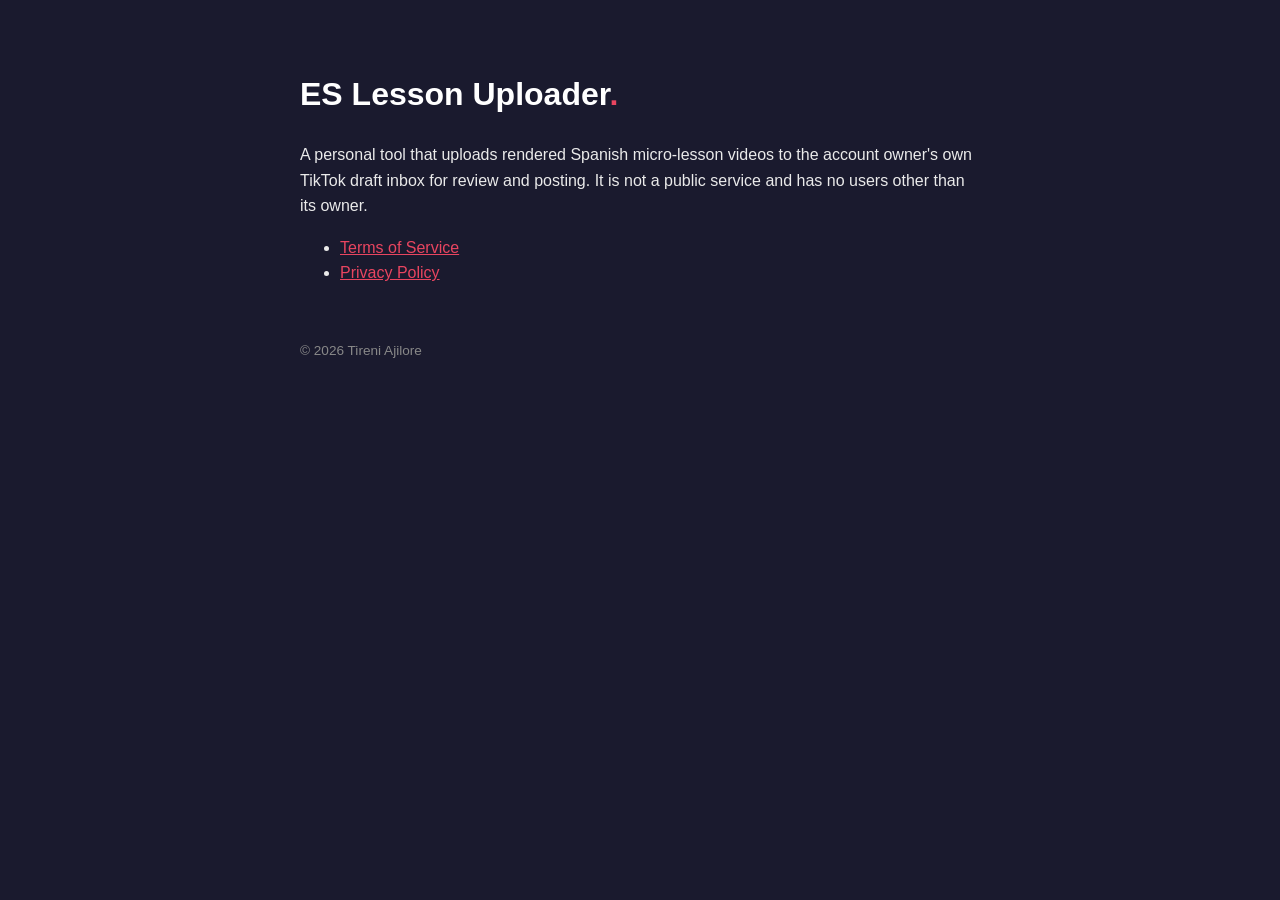
<file: index.html>
<!doctype html>
<html lang="en">
<head>
<meta charset="utf-8">
<meta name="viewport" content="width=device-width, initial-scale=1">
<title>ES Lesson Uploader</title>
<link rel="stylesheet" href="style.css">
</head>
<body>
<h1>ES Lesson Uploader<span>.</span></h1>
<p>A personal tool that uploads rendered Spanish micro-lesson videos to the
account owner's own TikTok draft inbox for review and posting. It is not a
public service and has no users other than its owner.</p>
<ul>
  <li><a href="terms.html">Terms of Service</a></li>
  <li><a href="privacy.html">Privacy Policy</a></li>
</ul>
<footer>© 2026 Tireni Ajilore</footer>
</body>
</html>
</file>
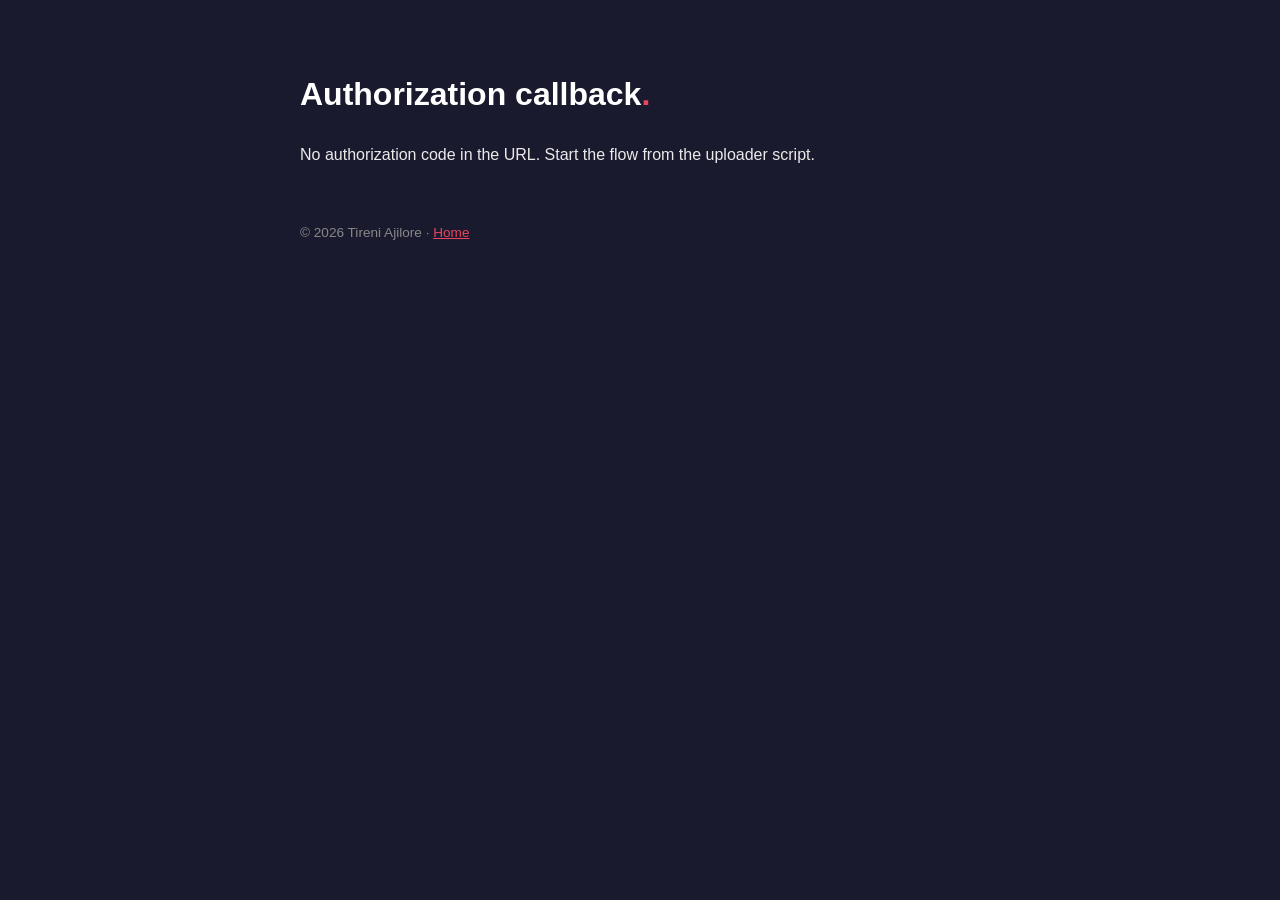
<file: callback.html>
<!doctype html>
<html lang="en">
<head>
<meta charset="utf-8">
<meta name="viewport" content="width=device-width, initial-scale=1">
<title>TikTok OAuth Callback — ES Lesson Uploader</title>
<link rel="stylesheet" href="style.css">
</head>
<body>
<h1>Authorization callback<span>.</span></h1>
<div id="result"></div>
<script>
  const params = new URLSearchParams(window.location.search);
  const code = params.get("code");
  const error = params.get("error");
  const el = document.getElementById("result");
  if (code) {
    el.innerHTML =
      "<p>Authorization succeeded. Copy this code and paste it into the " +
      "uploader's <code>auth</code> command:</p>" +
      "<div class='code-box' id='code'></div>" +
      "<p><button id='copy'>Copy code</button></p>" +
      "<p>This page runs entirely in your browser; the code is not sent or stored anywhere.</p>";
    document.getElementById("code").textContent = code;
    document.getElementById("copy").addEventListener("click", () => {
      navigator.clipboard.writeText(code);
      document.getElementById("copy").textContent = "Copied!";
    });
  } else if (error) {
    el.innerHTML = "<p>Authorization failed: <code></code></p>";
    el.querySelector("code").textContent = error;
  } else {
    el.innerHTML = "<p>No authorization code in the URL. Start the flow from the uploader script.</p>";
  }
</script>
<footer>© 2026 Tireni Ajilore · <a href="index.html">Home</a></footer>
</body>
</html>
</file>
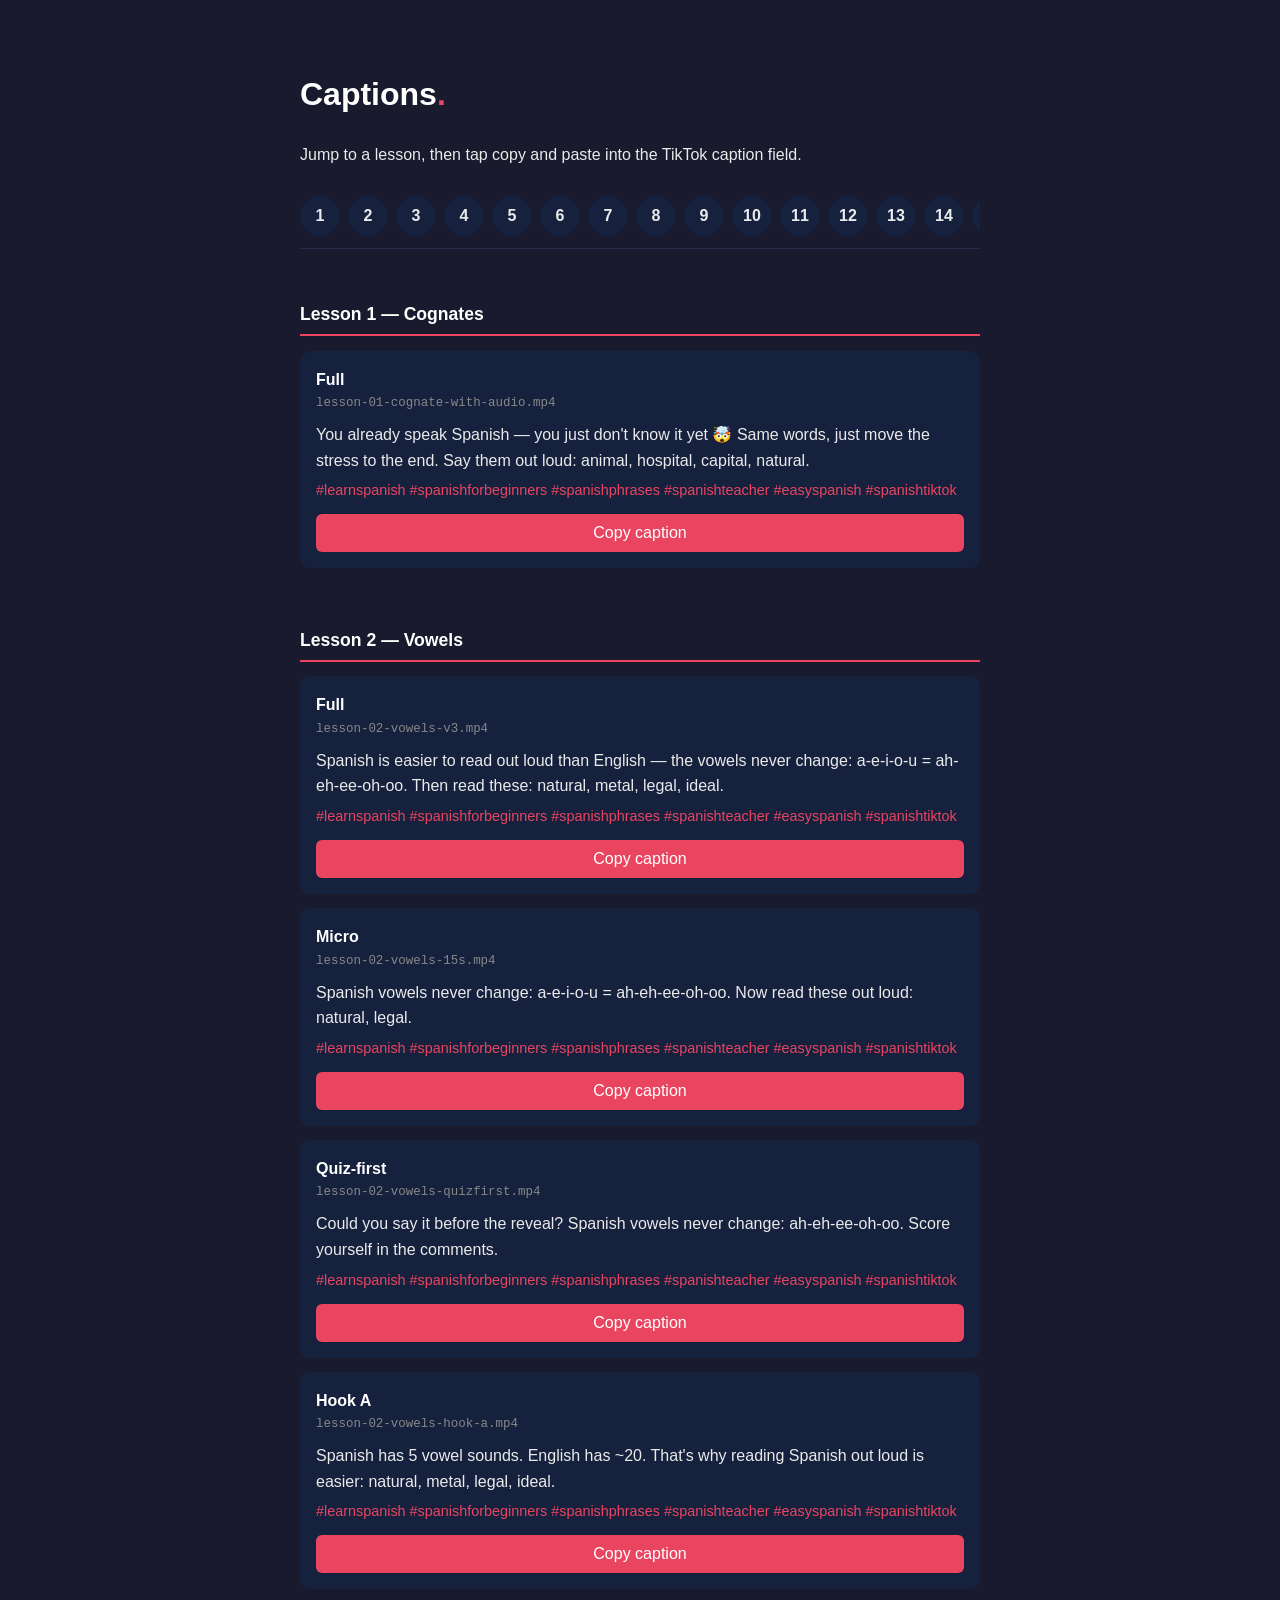
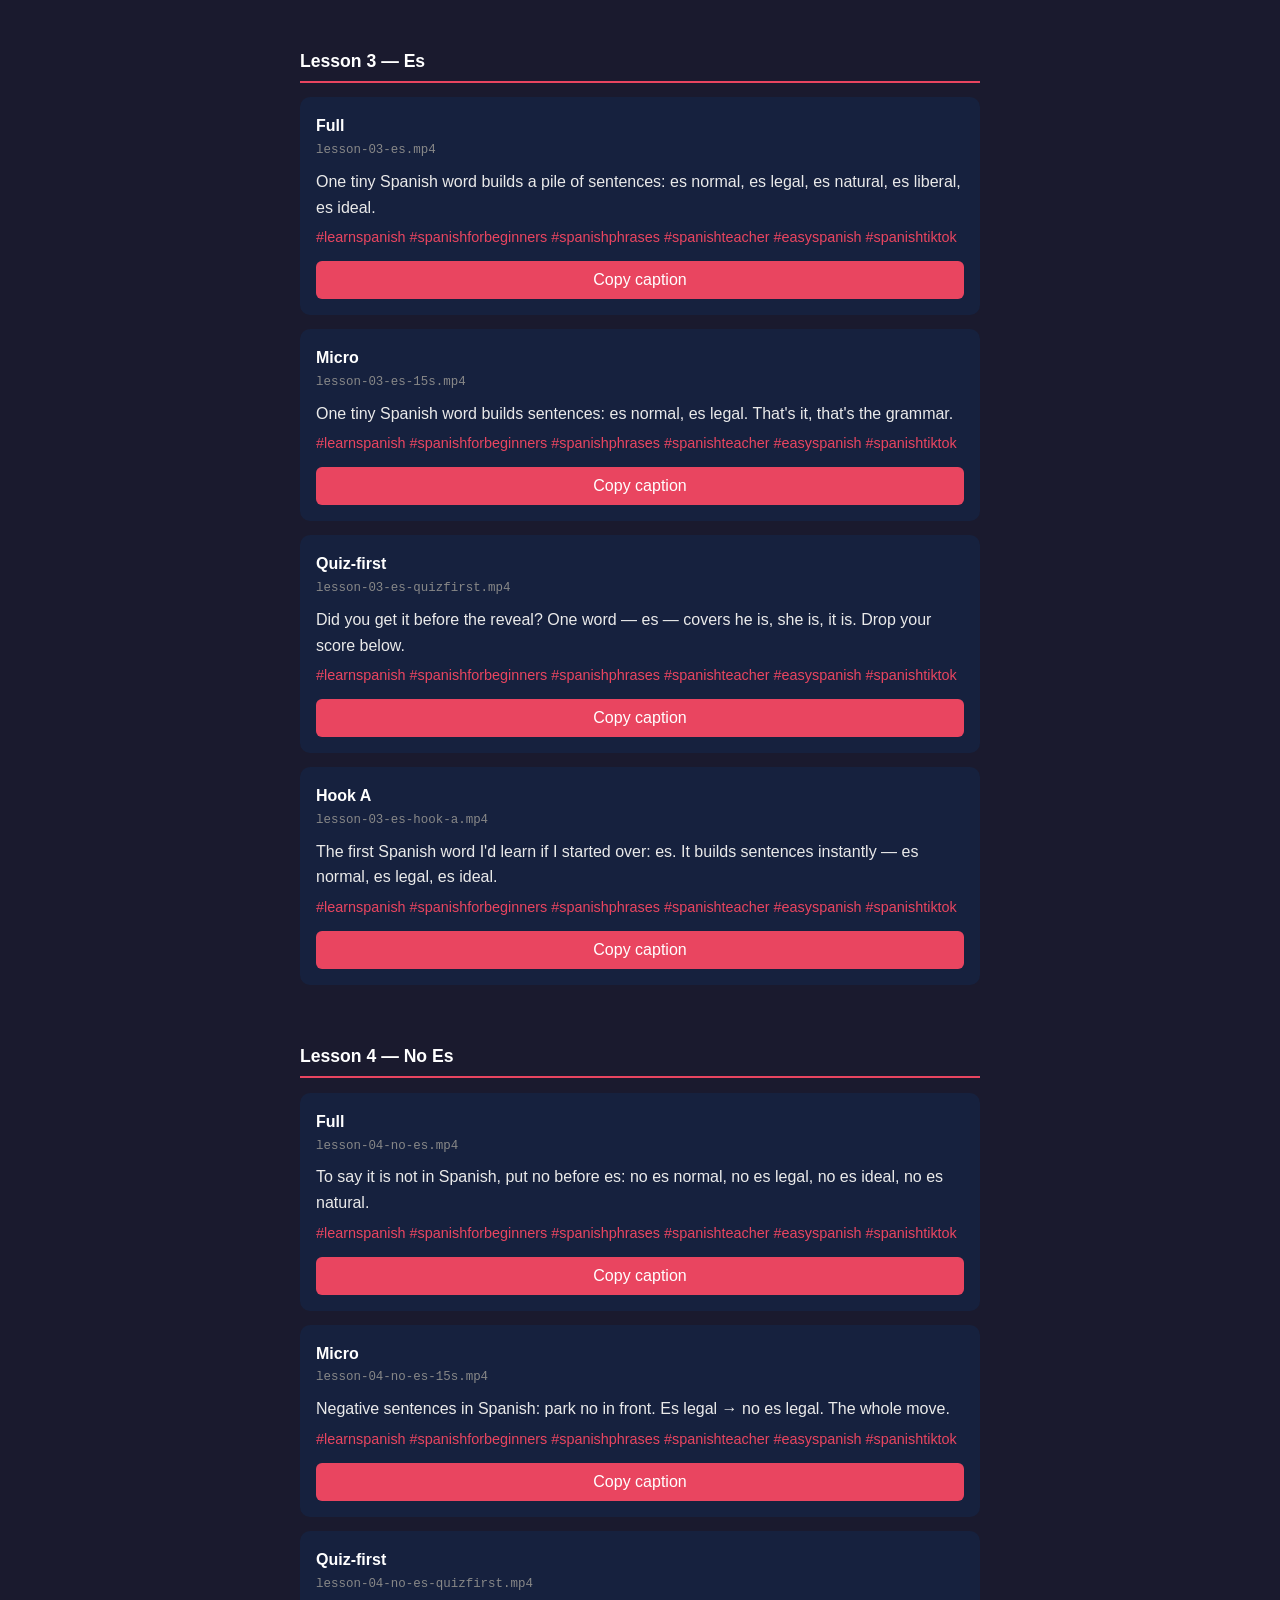
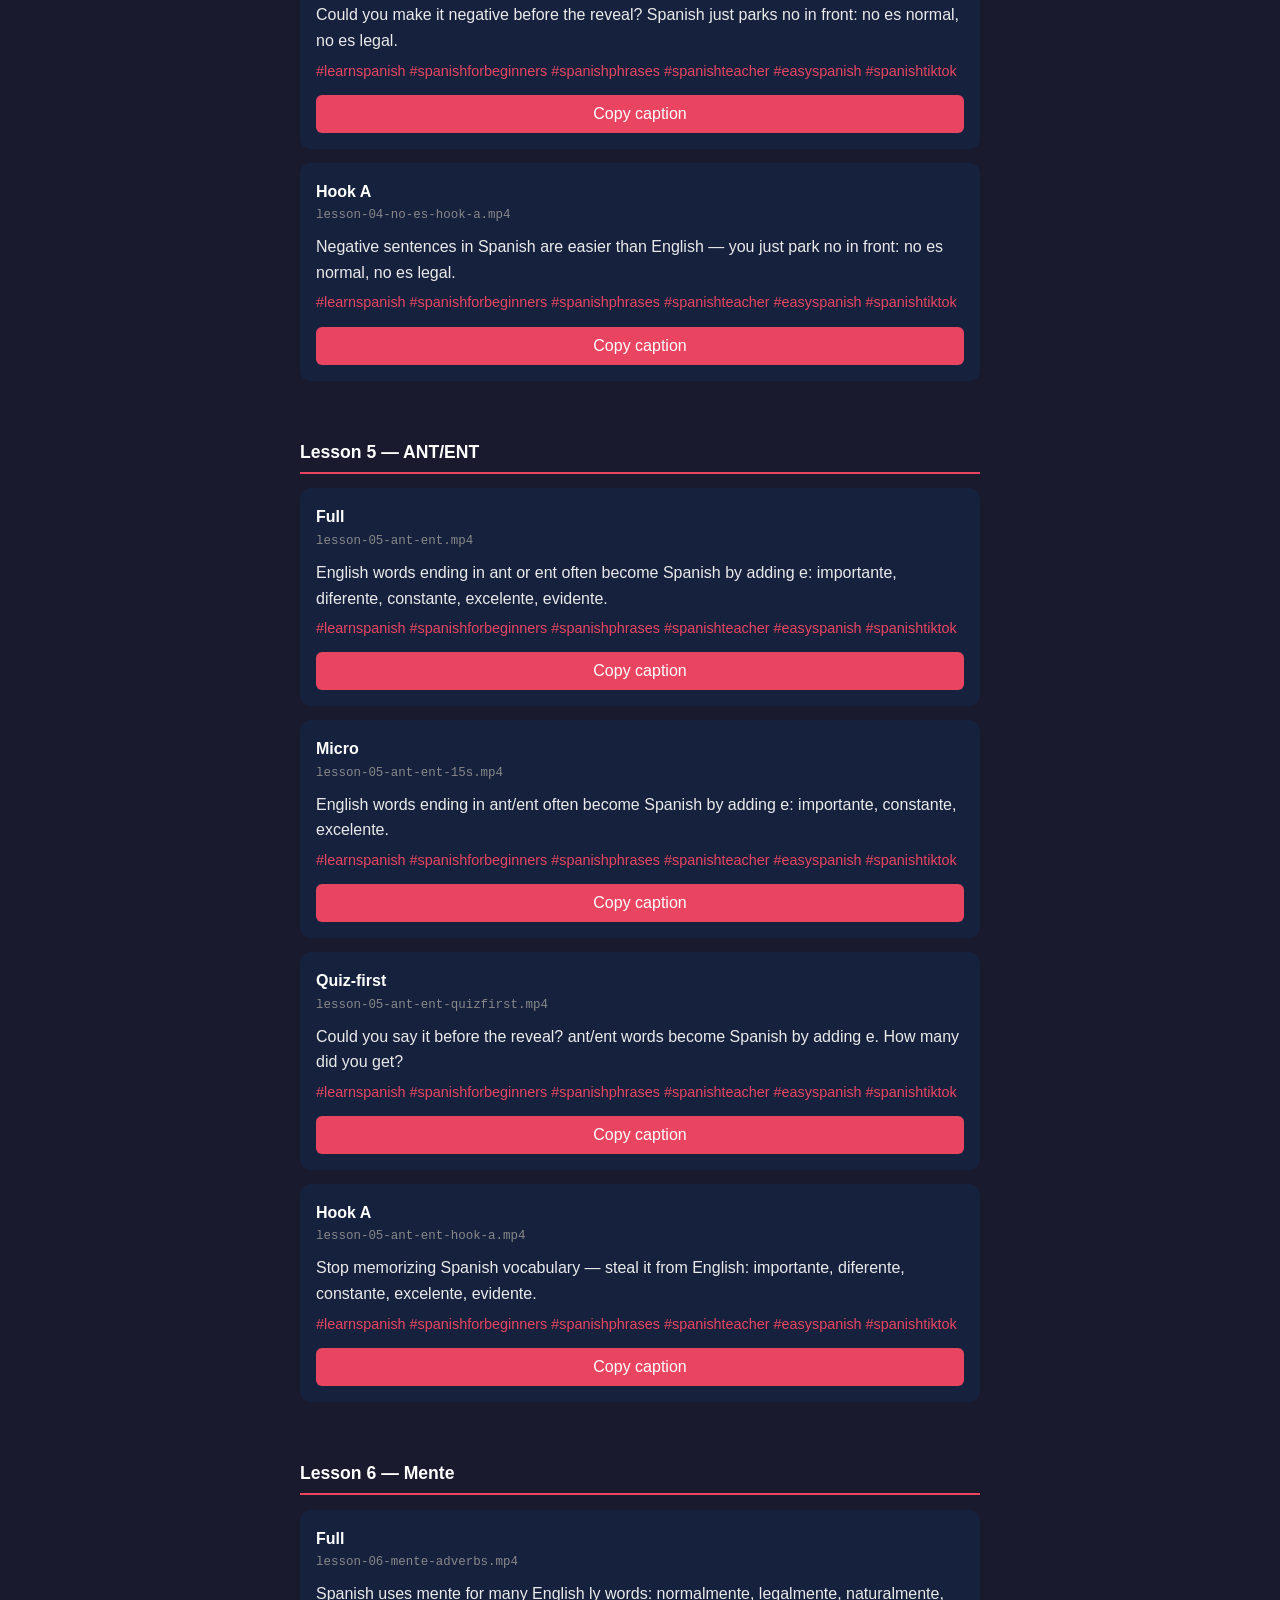
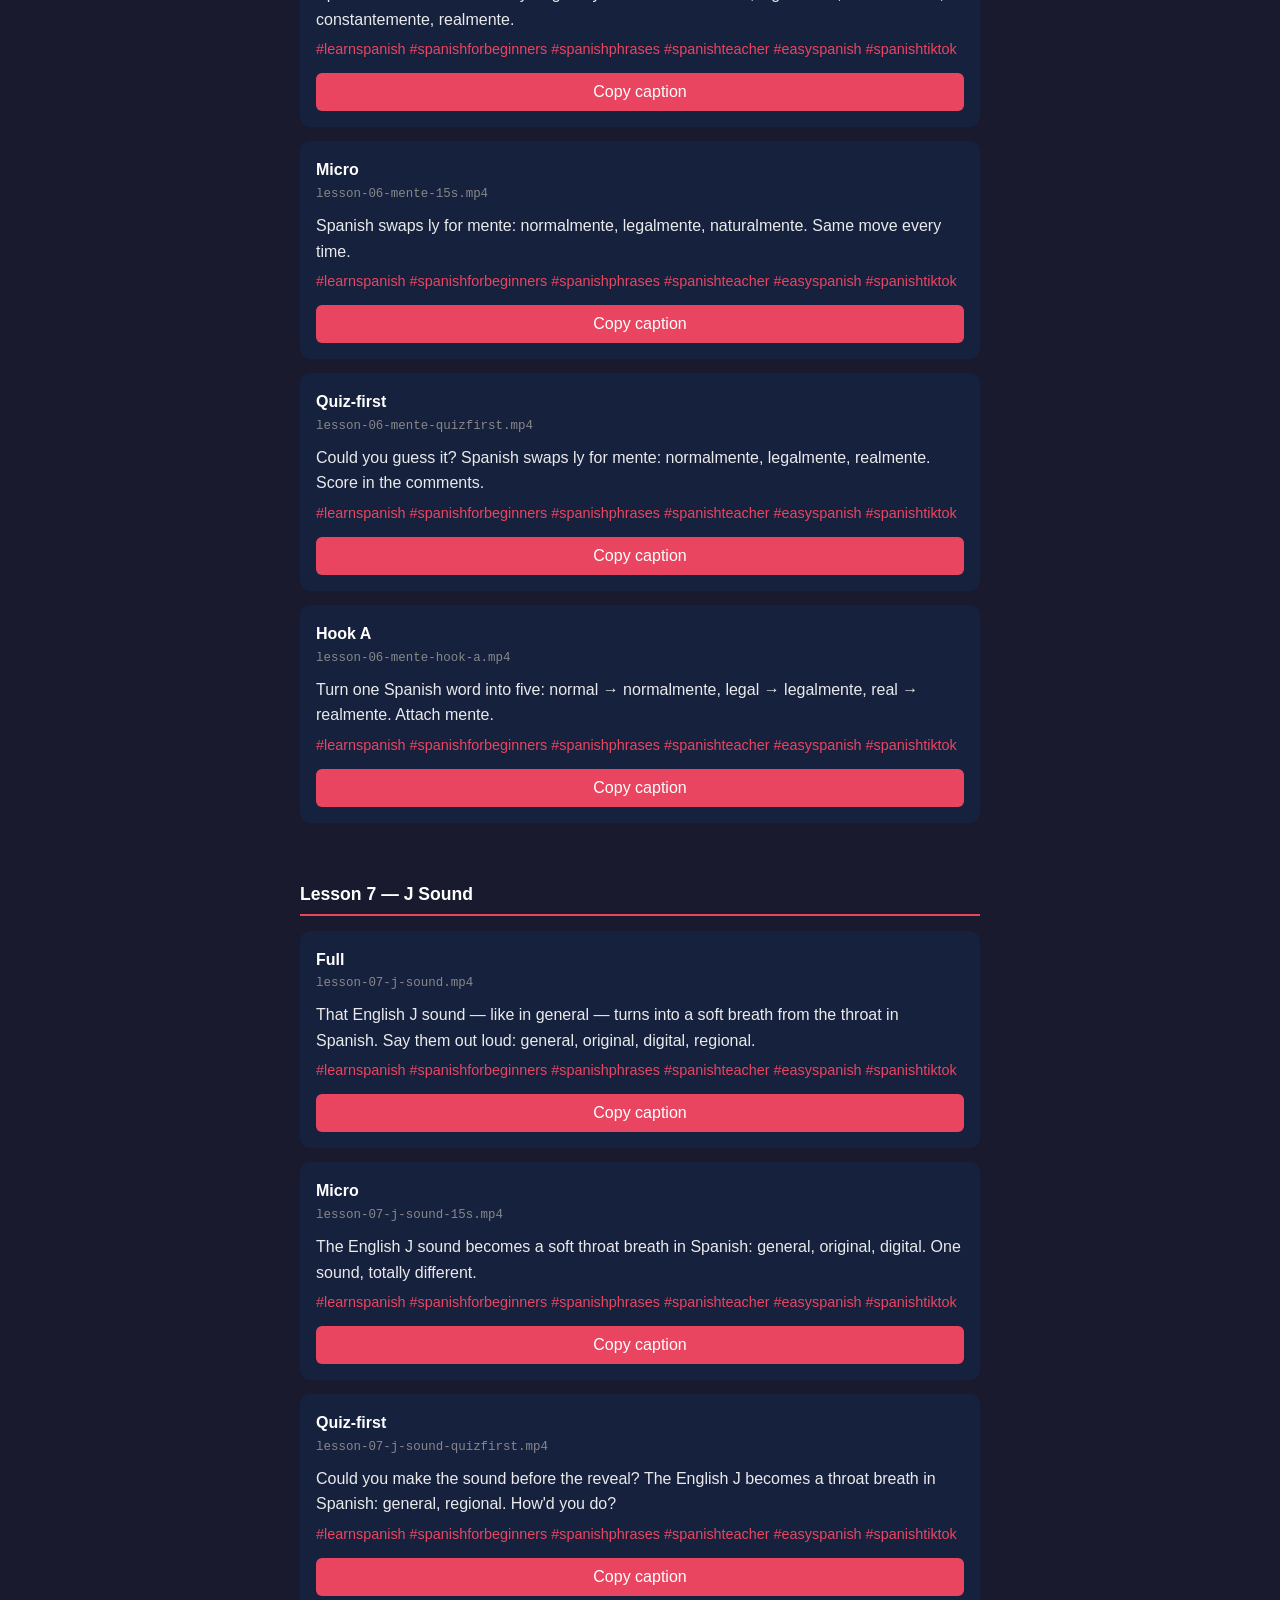
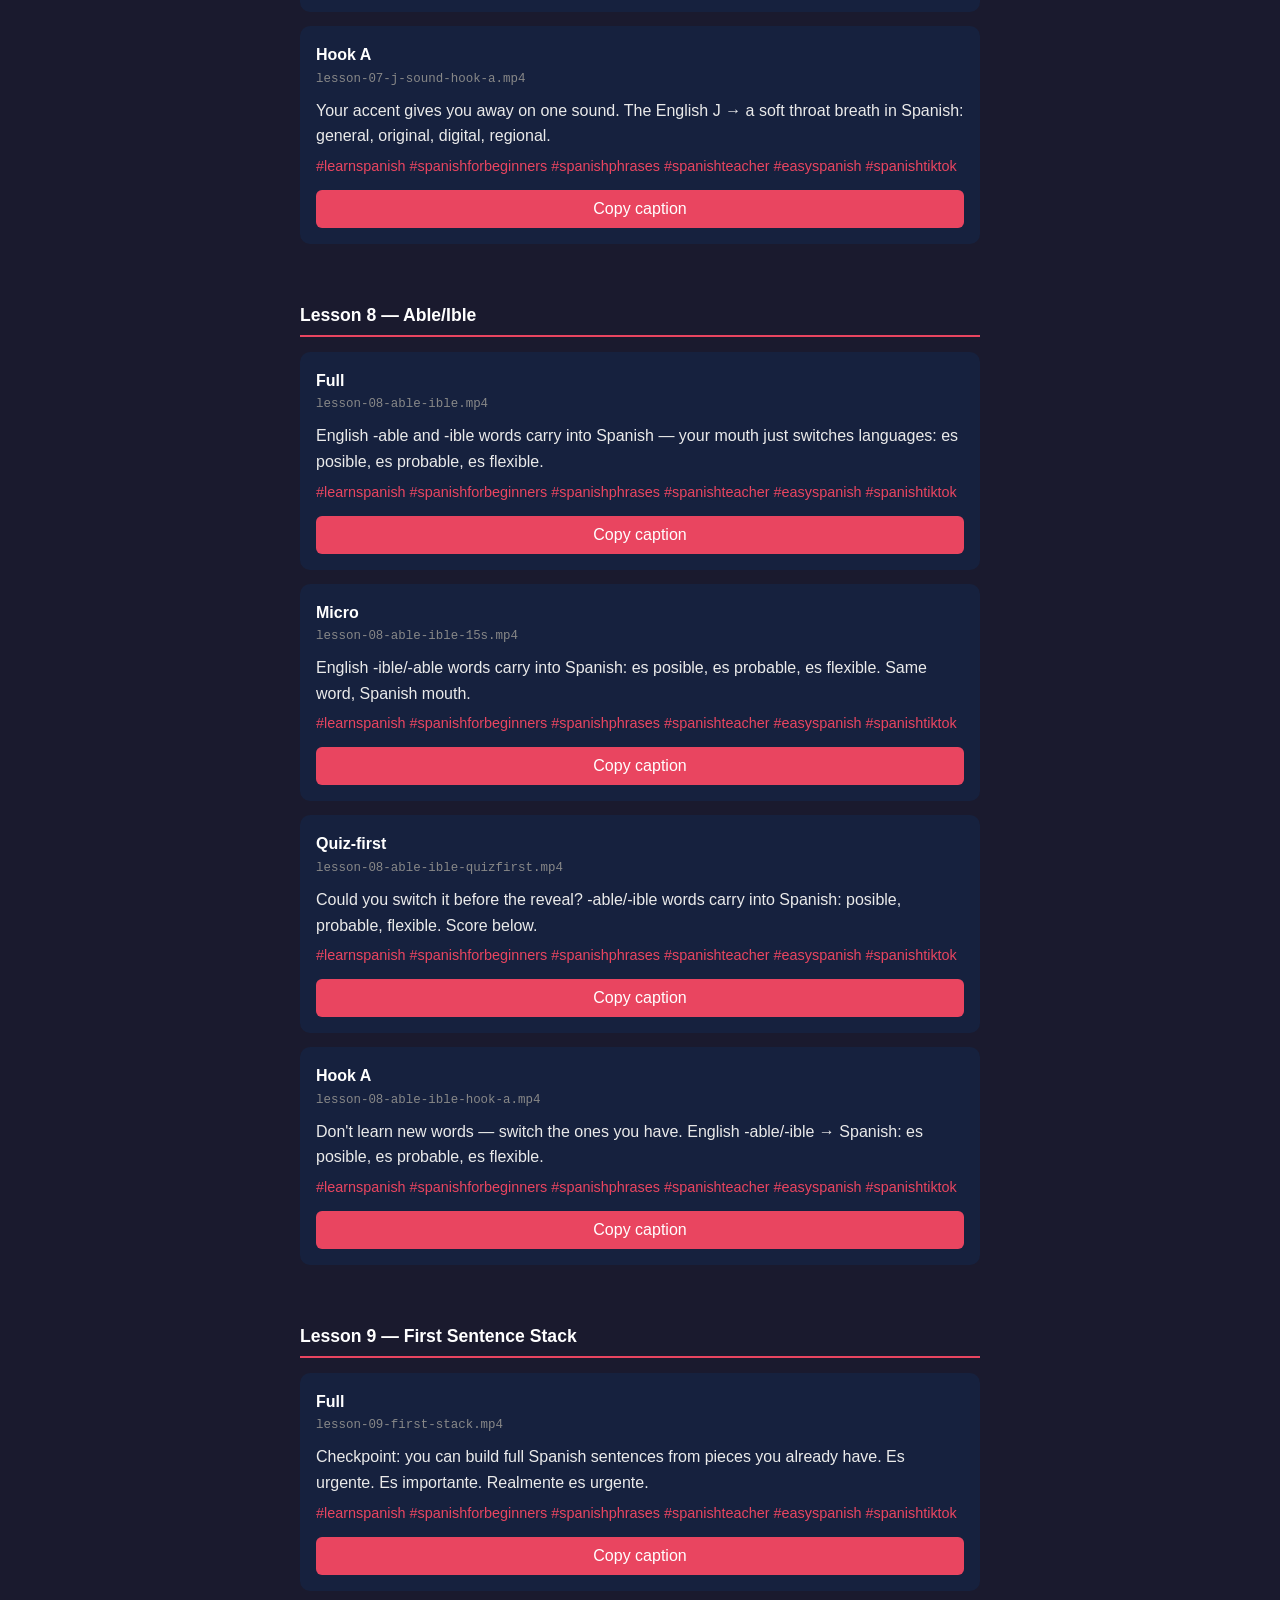
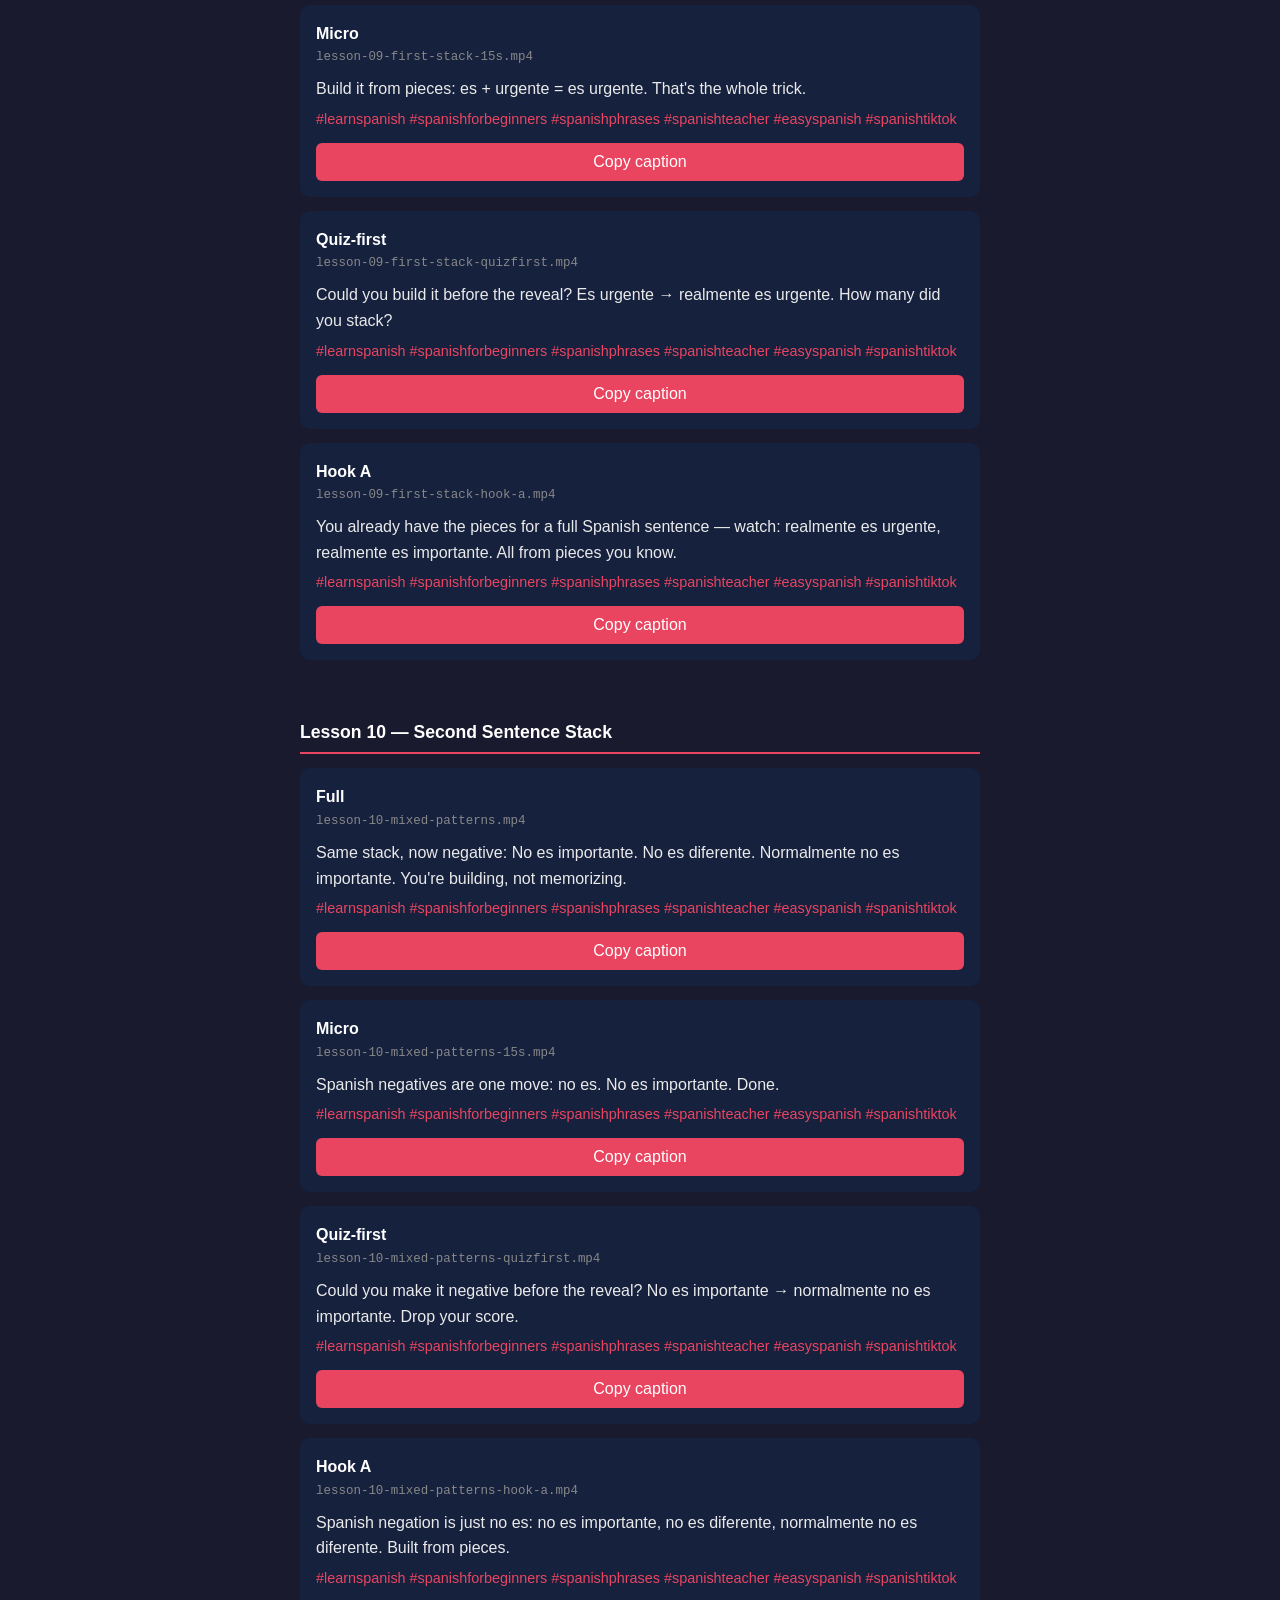
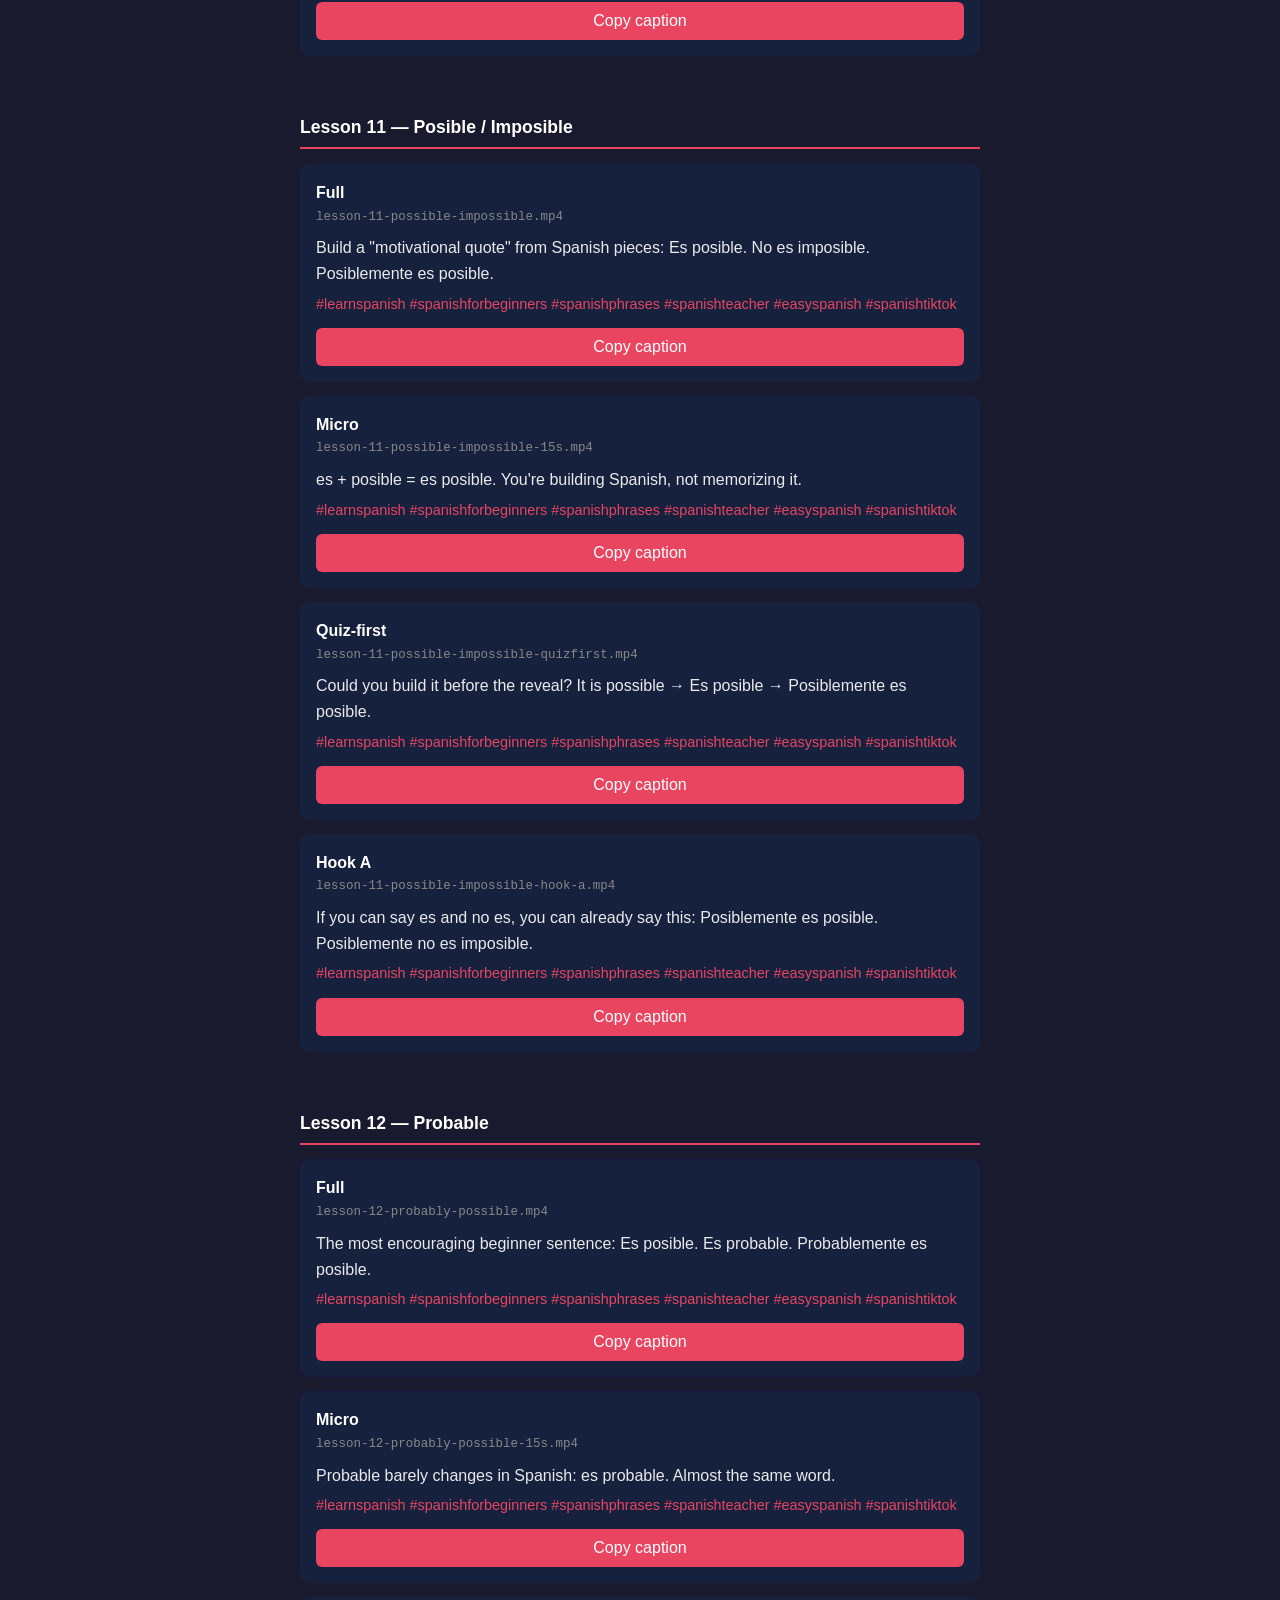
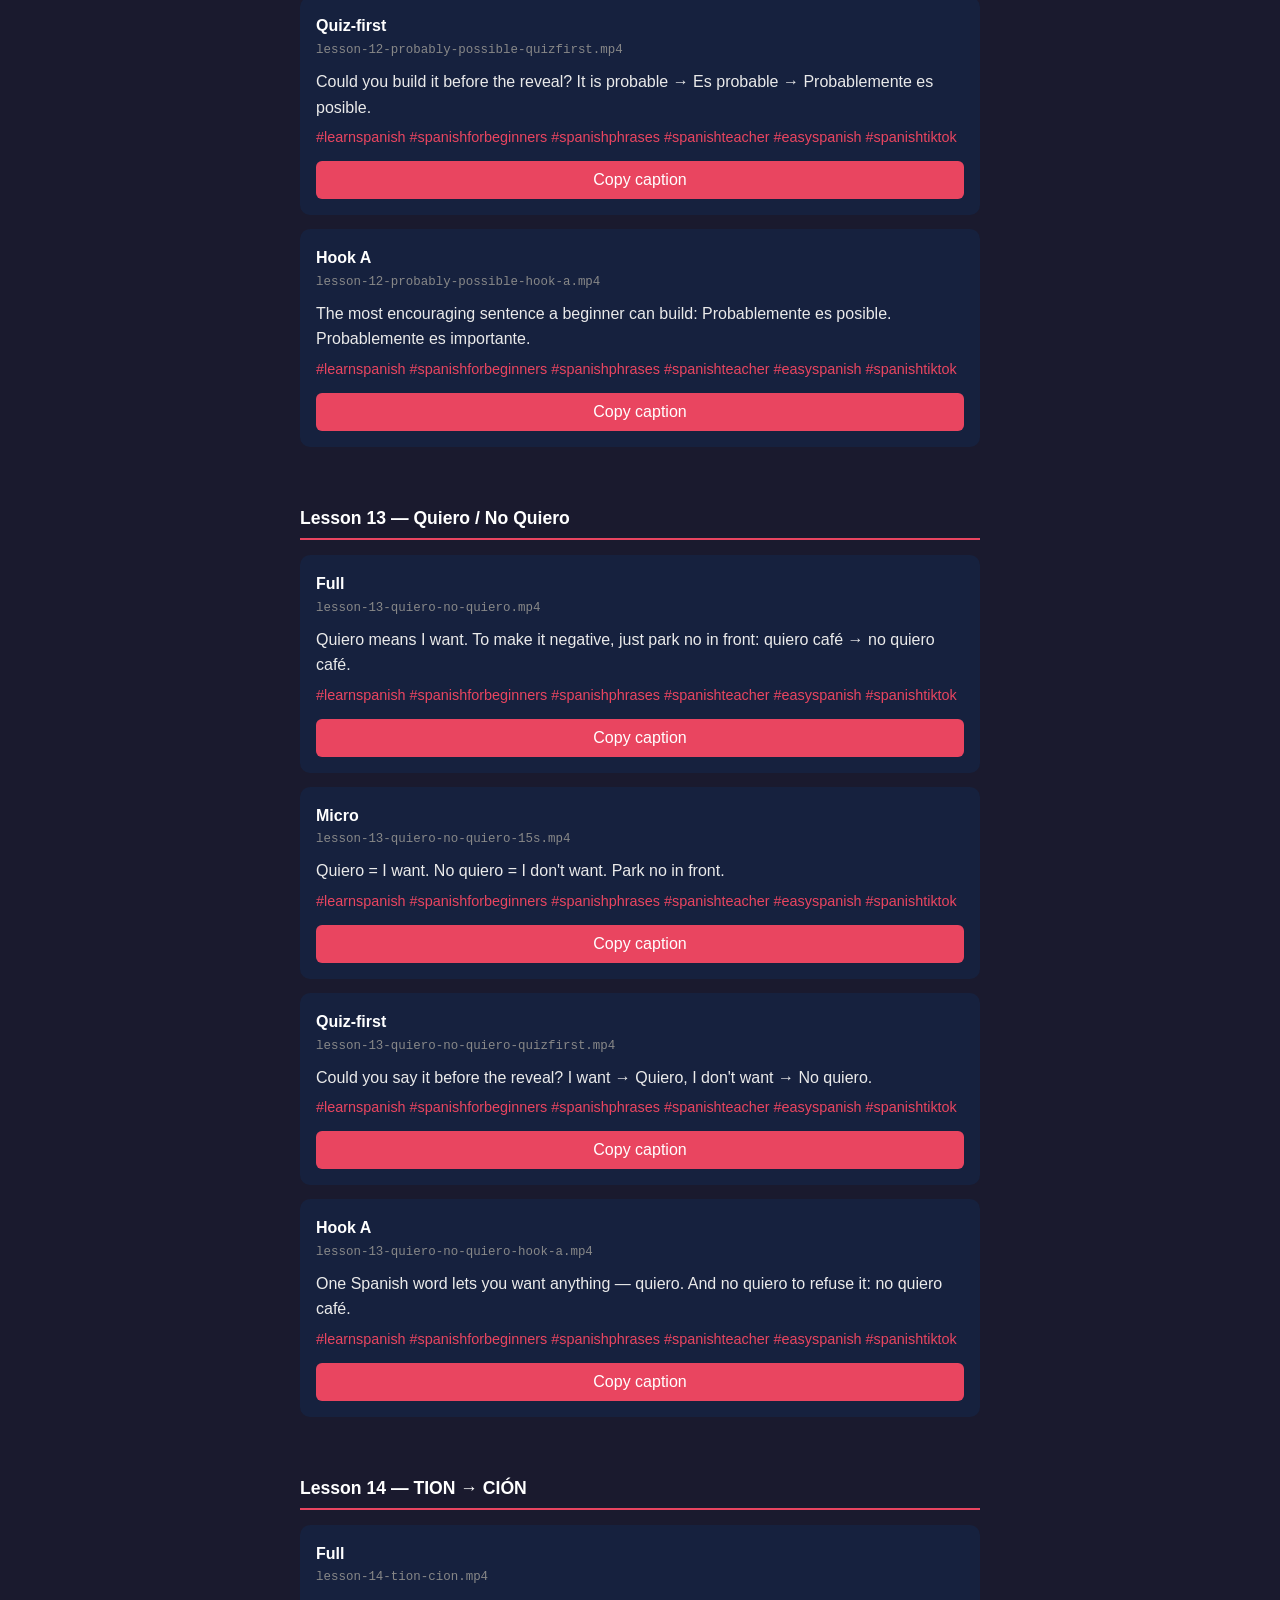
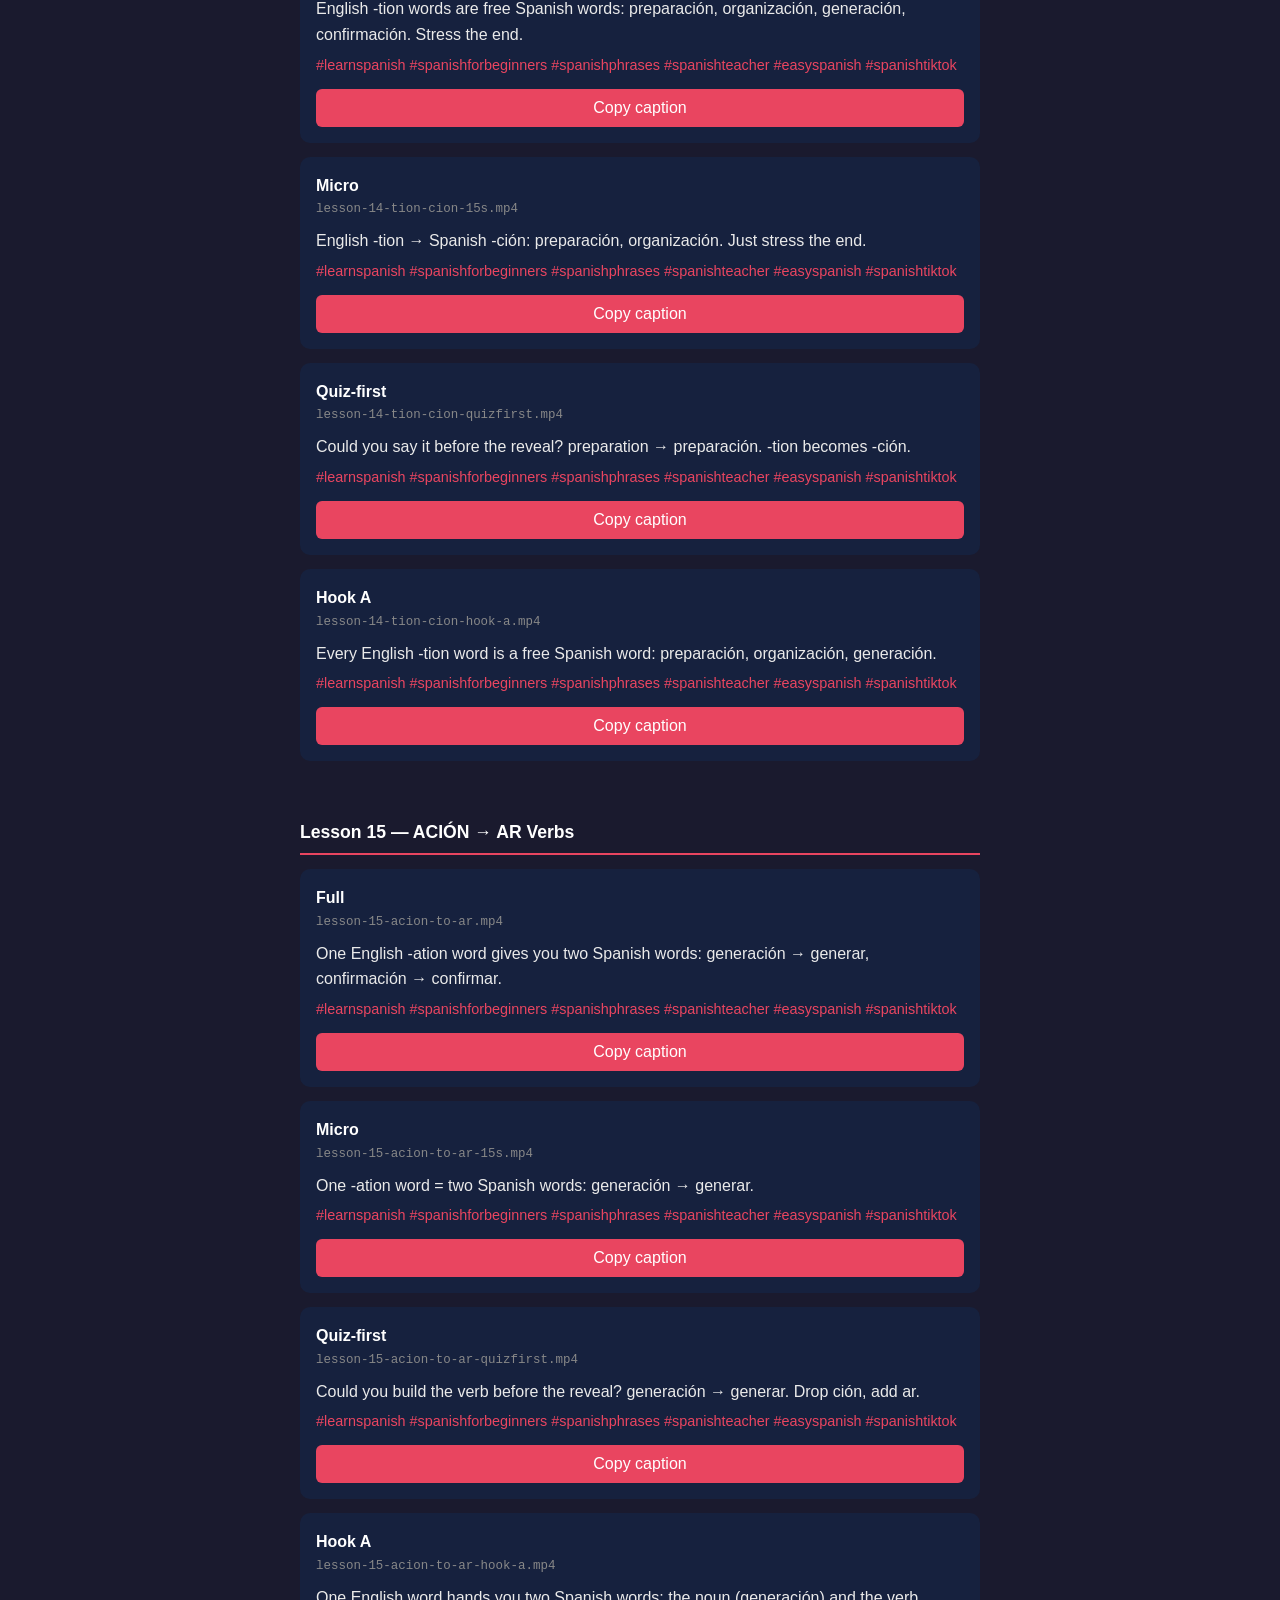
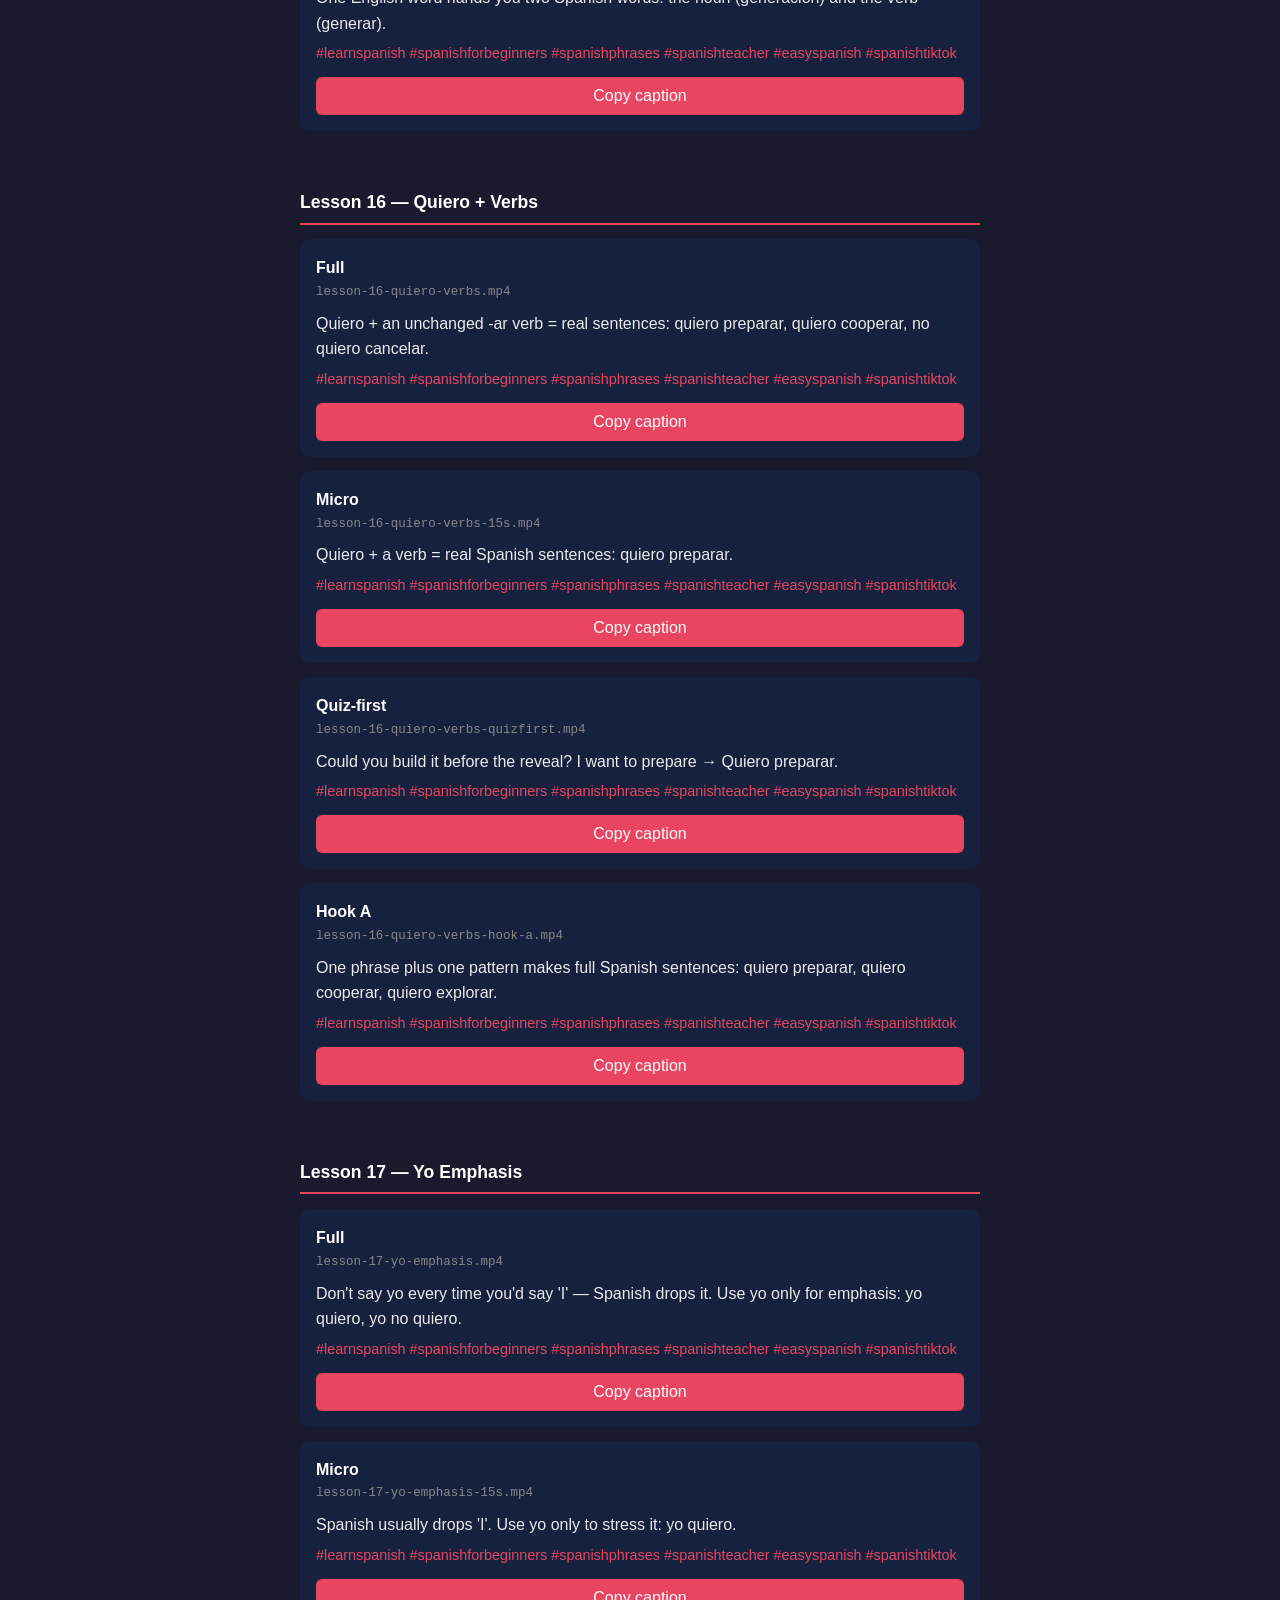
<file: captions.html>
<!doctype html>
<html lang="en">
<head>
<meta charset="utf-8">
<meta name="viewport" content="width=device-width, initial-scale=1">
<title>Captions — ES Lesson Uploader</title>
<link rel="stylesheet" href="style.css">
<style>
  .nav {
    position: sticky; top: 0; z-index: 10;
    background: #1a1a2e; padding: 12px 0; margin: 0 0 8px;
    display: flex; gap: 8px; overflow-x: auto;
    border-bottom: 1px solid #2a2a4a;
  }
  .navchip {
    flex: 0 0 auto; width: 40px; height: 40px;
    display: flex; align-items: center; justify-content: center;
    background: #16213e; color: #eaeaea; border-radius: 50%;
    font-weight: 700; text-decoration: none; font-size: 1rem;
  }
  .navchip:active { background: #e94560; color: #fff; }
  section { scroll-margin-top: 70px; padding-top: 8px; }
  section h2 { border-bottom: 2px solid #e94560; padding-bottom: 6px; }
  .card { background: #16213e; border-radius: 10px; padding: 16px; margin: 14px 0; }
  .variant { font-weight: 700; color: #fff; margin-bottom: 2px; }
  .file { font-family: monospace; font-size: 0.78rem; color: #888; margin-bottom: 8px; }
  .caption { margin-bottom: 6px; }
  .tags { color: #e94560; font-size: 0.9rem; margin-bottom: 12px; }
  button {
    background: #e94560; color: #fff; border: none; border-radius: 6px;
    padding: 10px 16px; font-size: 1rem; width: 100%;
  }
  button.copied { background: #2e8b57; }
</style>
</head>
<body>
<h1>Captions<span>.</span></h1>
<p>Jump to a lesson, then tap copy and paste into the TikTok caption field.</p>
<nav class="nav"><a class="navchip" href="#lesson-1">1</a><a class="navchip" href="#lesson-2">2</a><a class="navchip" href="#lesson-3">3</a><a class="navchip" href="#lesson-4">4</a><a class="navchip" href="#lesson-5">5</a><a class="navchip" href="#lesson-6">6</a><a class="navchip" href="#lesson-7">7</a><a class="navchip" href="#lesson-8">8</a><a class="navchip" href="#lesson-9">9</a><a class="navchip" href="#lesson-10">10</a><a class="navchip" href="#lesson-11">11</a><a class="navchip" href="#lesson-12">12</a><a class="navchip" href="#lesson-13">13</a><a class="navchip" href="#lesson-14">14</a><a class="navchip" href="#lesson-15">15</a><a class="navchip" href="#lesson-16">16</a><a class="navchip" href="#lesson-17">17</a><a class="navchip" href="#lesson-18">18</a><a class="navchip" href="#lesson-19">19</a><a class="navchip" href="#lesson-20">20</a><a class="navchip" href="#lesson-21">21</a><a class="navchip" href="#lesson-22">22</a><a class="navchip" href="#lesson-23">23</a><a class="navchip" href="#lesson-24">24</a><a class="navchip" href="#lesson-25">25</a><a class="navchip" href="#lesson-26">26</a><a class="navchip" href="#lesson-27">27</a><a class="navchip" href="#lesson-28">28</a><a class="navchip" href="#lesson-29">29</a></nav>
<section id="lesson-1">
  <h2>Lesson 1 — Cognates</h2>
  <div class="card">
    <div class="variant">Full</div>
    <div class="file">lesson-01-cognate-with-audio.mp4</div>
    <div class="caption">You already speak Spanish — you just don't know it yet 🤯 Same words, just move the stress to the end. Say them out loud: animal, hospital, capital, natural.</div>
    <div class="tags">#learnspanish #spanishforbeginners #spanishphrases #spanishteacher #easyspanish #spanishtiktok</div>
    <button data-copy="You already speak Spanish — you just don't know it yet 🤯 Same words, just move the stress to the end. Say them out loud: animal, hospital, capital, natural.&#10;&#10;#learnspanish #spanishforbeginners #spanishphrases #spanishteacher #easyspanish #spanishtiktok">Copy caption</button>
  </div>
</section>
<section id="lesson-2">
  <h2>Lesson 2 — Vowels</h2>
  <div class="card">
    <div class="variant">Full</div>
    <div class="file">lesson-02-vowels-v3.mp4</div>
    <div class="caption">Spanish is easier to read out loud than English — the vowels never change: a-e-i-o-u = ah-eh-ee-oh-oo. Then read these: natural, metal, legal, ideal.</div>
    <div class="tags">#learnspanish #spanishforbeginners #spanishphrases #spanishteacher #easyspanish #spanishtiktok</div>
    <button data-copy="Spanish is easier to read out loud than English — the vowels never change: a-e-i-o-u = ah-eh-ee-oh-oo. Then read these: natural, metal, legal, ideal.&#10;&#10;#learnspanish #spanishforbeginners #spanishphrases #spanishteacher #easyspanish #spanishtiktok">Copy caption</button>
  </div>
  <div class="card">
    <div class="variant">Micro</div>
    <div class="file">lesson-02-vowels-15s.mp4</div>
    <div class="caption">Spanish vowels never change: a-e-i-o-u = ah-eh-ee-oh-oo. Now read these out loud: natural, legal.</div>
    <div class="tags">#learnspanish #spanishforbeginners #spanishphrases #spanishteacher #easyspanish #spanishtiktok</div>
    <button data-copy="Spanish vowels never change: a-e-i-o-u = ah-eh-ee-oh-oo. Now read these out loud: natural, legal.&#10;&#10;#learnspanish #spanishforbeginners #spanishphrases #spanishteacher #easyspanish #spanishtiktok">Copy caption</button>
  </div>
  <div class="card">
    <div class="variant">Quiz-first</div>
    <div class="file">lesson-02-vowels-quizfirst.mp4</div>
    <div class="caption">Could you say it before the reveal? Spanish vowels never change: ah-eh-ee-oh-oo. Score yourself in the comments.</div>
    <div class="tags">#learnspanish #spanishforbeginners #spanishphrases #spanishteacher #easyspanish #spanishtiktok</div>
    <button data-copy="Could you say it before the reveal? Spanish vowels never change: ah-eh-ee-oh-oo. Score yourself in the comments.&#10;&#10;#learnspanish #spanishforbeginners #spanishphrases #spanishteacher #easyspanish #spanishtiktok">Copy caption</button>
  </div>
  <div class="card">
    <div class="variant">Hook A</div>
    <div class="file">lesson-02-vowels-hook-a.mp4</div>
    <div class="caption">Spanish has 5 vowel sounds. English has ~20. That's why reading Spanish out loud is easier: natural, metal, legal, ideal.</div>
    <div class="tags">#learnspanish #spanishforbeginners #spanishphrases #spanishteacher #easyspanish #spanishtiktok</div>
    <button data-copy="Spanish has 5 vowel sounds. English has ~20. That's why reading Spanish out loud is easier: natural, metal, legal, ideal.&#10;&#10;#learnspanish #spanishforbeginners #spanishphrases #spanishteacher #easyspanish #spanishtiktok">Copy caption</button>
  </div>
</section>
<section id="lesson-3">
  <h2>Lesson 3 — Es</h2>
  <div class="card">
    <div class="variant">Full</div>
    <div class="file">lesson-03-es.mp4</div>
    <div class="caption">One tiny Spanish word builds a pile of sentences: es normal, es legal, es natural, es liberal, es ideal.</div>
    <div class="tags">#learnspanish #spanishforbeginners #spanishphrases #spanishteacher #easyspanish #spanishtiktok</div>
    <button data-copy="One tiny Spanish word builds a pile of sentences: es normal, es legal, es natural, es liberal, es ideal.&#10;&#10;#learnspanish #spanishforbeginners #spanishphrases #spanishteacher #easyspanish #spanishtiktok">Copy caption</button>
  </div>
  <div class="card">
    <div class="variant">Micro</div>
    <div class="file">lesson-03-es-15s.mp4</div>
    <div class="caption">One tiny Spanish word builds sentences: es normal, es legal. That's it, that's the grammar.</div>
    <div class="tags">#learnspanish #spanishforbeginners #spanishphrases #spanishteacher #easyspanish #spanishtiktok</div>
    <button data-copy="One tiny Spanish word builds sentences: es normal, es legal. That's it, that's the grammar.&#10;&#10;#learnspanish #spanishforbeginners #spanishphrases #spanishteacher #easyspanish #spanishtiktok">Copy caption</button>
  </div>
  <div class="card">
    <div class="variant">Quiz-first</div>
    <div class="file">lesson-03-es-quizfirst.mp4</div>
    <div class="caption">Did you get it before the reveal? One word — es — covers he is, she is, it is. Drop your score below.</div>
    <div class="tags">#learnspanish #spanishforbeginners #spanishphrases #spanishteacher #easyspanish #spanishtiktok</div>
    <button data-copy="Did you get it before the reveal? One word — es — covers he is, she is, it is. Drop your score below.&#10;&#10;#learnspanish #spanishforbeginners #spanishphrases #spanishteacher #easyspanish #spanishtiktok">Copy caption</button>
  </div>
  <div class="card">
    <div class="variant">Hook A</div>
    <div class="file">lesson-03-es-hook-a.mp4</div>
    <div class="caption">The first Spanish word I'd learn if I started over: es. It builds sentences instantly — es normal, es legal, es ideal.</div>
    <div class="tags">#learnspanish #spanishforbeginners #spanishphrases #spanishteacher #easyspanish #spanishtiktok</div>
    <button data-copy="The first Spanish word I'd learn if I started over: es. It builds sentences instantly — es normal, es legal, es ideal.&#10;&#10;#learnspanish #spanishforbeginners #spanishphrases #spanishteacher #easyspanish #spanishtiktok">Copy caption</button>
  </div>
</section>
<section id="lesson-4">
  <h2>Lesson 4 — No Es</h2>
  <div class="card">
    <div class="variant">Full</div>
    <div class="file">lesson-04-no-es.mp4</div>
    <div class="caption">To say it is not in Spanish, put no before es: no es normal, no es legal, no es ideal, no es natural.</div>
    <div class="tags">#learnspanish #spanishforbeginners #spanishphrases #spanishteacher #easyspanish #spanishtiktok</div>
    <button data-copy="To say it is not in Spanish, put no before es: no es normal, no es legal, no es ideal, no es natural.&#10;&#10;#learnspanish #spanishforbeginners #spanishphrases #spanishteacher #easyspanish #spanishtiktok">Copy caption</button>
  </div>
  <div class="card">
    <div class="variant">Micro</div>
    <div class="file">lesson-04-no-es-15s.mp4</div>
    <div class="caption">Negative sentences in Spanish: park no in front. Es legal → no es legal. The whole move.</div>
    <div class="tags">#learnspanish #spanishforbeginners #spanishphrases #spanishteacher #easyspanish #spanishtiktok</div>
    <button data-copy="Negative sentences in Spanish: park no in front. Es legal → no es legal. The whole move.&#10;&#10;#learnspanish #spanishforbeginners #spanishphrases #spanishteacher #easyspanish #spanishtiktok">Copy caption</button>
  </div>
  <div class="card">
    <div class="variant">Quiz-first</div>
    <div class="file">lesson-04-no-es-quizfirst.mp4</div>
    <div class="caption">Could you make it negative before the reveal? Spanish just parks no in front: no es normal, no es legal.</div>
    <div class="tags">#learnspanish #spanishforbeginners #spanishphrases #spanishteacher #easyspanish #spanishtiktok</div>
    <button data-copy="Could you make it negative before the reveal? Spanish just parks no in front: no es normal, no es legal.&#10;&#10;#learnspanish #spanishforbeginners #spanishphrases #spanishteacher #easyspanish #spanishtiktok">Copy caption</button>
  </div>
  <div class="card">
    <div class="variant">Hook A</div>
    <div class="file">lesson-04-no-es-hook-a.mp4</div>
    <div class="caption">Negative sentences in Spanish are easier than English — you just park no in front: no es normal, no es legal.</div>
    <div class="tags">#learnspanish #spanishforbeginners #spanishphrases #spanishteacher #easyspanish #spanishtiktok</div>
    <button data-copy="Negative sentences in Spanish are easier than English — you just park no in front: no es normal, no es legal.&#10;&#10;#learnspanish #spanishforbeginners #spanishphrases #spanishteacher #easyspanish #spanishtiktok">Copy caption</button>
  </div>
</section>
<section id="lesson-5">
  <h2>Lesson 5 — ANT/ENT</h2>
  <div class="card">
    <div class="variant">Full</div>
    <div class="file">lesson-05-ant-ent.mp4</div>
    <div class="caption">English words ending in ant or ent often become Spanish by adding e: importante, diferente, constante, excelente, evidente.</div>
    <div class="tags">#learnspanish #spanishforbeginners #spanishphrases #spanishteacher #easyspanish #spanishtiktok</div>
    <button data-copy="English words ending in ant or ent often become Spanish by adding e: importante, diferente, constante, excelente, evidente.&#10;&#10;#learnspanish #spanishforbeginners #spanishphrases #spanishteacher #easyspanish #spanishtiktok">Copy caption</button>
  </div>
  <div class="card">
    <div class="variant">Micro</div>
    <div class="file">lesson-05-ant-ent-15s.mp4</div>
    <div class="caption">English words ending in ant/ent often become Spanish by adding e: importante, constante, excelente.</div>
    <div class="tags">#learnspanish #spanishforbeginners #spanishphrases #spanishteacher #easyspanish #spanishtiktok</div>
    <button data-copy="English words ending in ant/ent often become Spanish by adding e: importante, constante, excelente.&#10;&#10;#learnspanish #spanishforbeginners #spanishphrases #spanishteacher #easyspanish #spanishtiktok">Copy caption</button>
  </div>
  <div class="card">
    <div class="variant">Quiz-first</div>
    <div class="file">lesson-05-ant-ent-quizfirst.mp4</div>
    <div class="caption">Could you say it before the reveal? ant/ent words become Spanish by adding e. How many did you get?</div>
    <div class="tags">#learnspanish #spanishforbeginners #spanishphrases #spanishteacher #easyspanish #spanishtiktok</div>
    <button data-copy="Could you say it before the reveal? ant/ent words become Spanish by adding e. How many did you get?&#10;&#10;#learnspanish #spanishforbeginners #spanishphrases #spanishteacher #easyspanish #spanishtiktok">Copy caption</button>
  </div>
  <div class="card">
    <div class="variant">Hook A</div>
    <div class="file">lesson-05-ant-ent-hook-a.mp4</div>
    <div class="caption">Stop memorizing Spanish vocabulary — steal it from English: importante, diferente, constante, excelente, evidente.</div>
    <div class="tags">#learnspanish #spanishforbeginners #spanishphrases #spanishteacher #easyspanish #spanishtiktok</div>
    <button data-copy="Stop memorizing Spanish vocabulary — steal it from English: importante, diferente, constante, excelente, evidente.&#10;&#10;#learnspanish #spanishforbeginners #spanishphrases #spanishteacher #easyspanish #spanishtiktok">Copy caption</button>
  </div>
</section>
<section id="lesson-6">
  <h2>Lesson 6 — Mente</h2>
  <div class="card">
    <div class="variant">Full</div>
    <div class="file">lesson-06-mente-adverbs.mp4</div>
    <div class="caption">Spanish uses mente for many English ly words: normalmente, legalmente, naturalmente, constantemente, realmente.</div>
    <div class="tags">#learnspanish #spanishforbeginners #spanishphrases #spanishteacher #easyspanish #spanishtiktok</div>
    <button data-copy="Spanish uses mente for many English ly words: normalmente, legalmente, naturalmente, constantemente, realmente.&#10;&#10;#learnspanish #spanishforbeginners #spanishphrases #spanishteacher #easyspanish #spanishtiktok">Copy caption</button>
  </div>
  <div class="card">
    <div class="variant">Micro</div>
    <div class="file">lesson-06-mente-15s.mp4</div>
    <div class="caption">Spanish swaps ly for mente: normalmente, legalmente, naturalmente. Same move every time.</div>
    <div class="tags">#learnspanish #spanishforbeginners #spanishphrases #spanishteacher #easyspanish #spanishtiktok</div>
    <button data-copy="Spanish swaps ly for mente: normalmente, legalmente, naturalmente. Same move every time.&#10;&#10;#learnspanish #spanishforbeginners #spanishphrases #spanishteacher #easyspanish #spanishtiktok">Copy caption</button>
  </div>
  <div class="card">
    <div class="variant">Quiz-first</div>
    <div class="file">lesson-06-mente-quizfirst.mp4</div>
    <div class="caption">Could you guess it? Spanish swaps ly for mente: normalmente, legalmente, realmente. Score in the comments.</div>
    <div class="tags">#learnspanish #spanishforbeginners #spanishphrases #spanishteacher #easyspanish #spanishtiktok</div>
    <button data-copy="Could you guess it? Spanish swaps ly for mente: normalmente, legalmente, realmente. Score in the comments.&#10;&#10;#learnspanish #spanishforbeginners #spanishphrases #spanishteacher #easyspanish #spanishtiktok">Copy caption</button>
  </div>
  <div class="card">
    <div class="variant">Hook A</div>
    <div class="file">lesson-06-mente-hook-a.mp4</div>
    <div class="caption">Turn one Spanish word into five: normal → normalmente, legal → legalmente, real → realmente. Attach mente.</div>
    <div class="tags">#learnspanish #spanishforbeginners #spanishphrases #spanishteacher #easyspanish #spanishtiktok</div>
    <button data-copy="Turn one Spanish word into five: normal → normalmente, legal → legalmente, real → realmente. Attach mente.&#10;&#10;#learnspanish #spanishforbeginners #spanishphrases #spanishteacher #easyspanish #spanishtiktok">Copy caption</button>
  </div>
</section>
<section id="lesson-7">
  <h2>Lesson 7 — J Sound</h2>
  <div class="card">
    <div class="variant">Full</div>
    <div class="file">lesson-07-j-sound.mp4</div>
    <div class="caption">That English J sound — like in general — turns into a soft breath from the throat in Spanish. Say them out loud: general, original, digital, regional.</div>
    <div class="tags">#learnspanish #spanishforbeginners #spanishphrases #spanishteacher #easyspanish #spanishtiktok</div>
    <button data-copy="That English J sound — like in general — turns into a soft breath from the throat in Spanish. Say them out loud: general, original, digital, regional.&#10;&#10;#learnspanish #spanishforbeginners #spanishphrases #spanishteacher #easyspanish #spanishtiktok">Copy caption</button>
  </div>
  <div class="card">
    <div class="variant">Micro</div>
    <div class="file">lesson-07-j-sound-15s.mp4</div>
    <div class="caption">The English J sound becomes a soft throat breath in Spanish: general, original, digital. One sound, totally different.</div>
    <div class="tags">#learnspanish #spanishforbeginners #spanishphrases #spanishteacher #easyspanish #spanishtiktok</div>
    <button data-copy="The English J sound becomes a soft throat breath in Spanish: general, original, digital. One sound, totally different.&#10;&#10;#learnspanish #spanishforbeginners #spanishphrases #spanishteacher #easyspanish #spanishtiktok">Copy caption</button>
  </div>
  <div class="card">
    <div class="variant">Quiz-first</div>
    <div class="file">lesson-07-j-sound-quizfirst.mp4</div>
    <div class="caption">Could you make the sound before the reveal? The English J becomes a throat breath in Spanish: general, regional. How'd you do?</div>
    <div class="tags">#learnspanish #spanishforbeginners #spanishphrases #spanishteacher #easyspanish #spanishtiktok</div>
    <button data-copy="Could you make the sound before the reveal? The English J becomes a throat breath in Spanish: general, regional. How'd you do?&#10;&#10;#learnspanish #spanishforbeginners #spanishphrases #spanishteacher #easyspanish #spanishtiktok">Copy caption</button>
  </div>
  <div class="card">
    <div class="variant">Hook A</div>
    <div class="file">lesson-07-j-sound-hook-a.mp4</div>
    <div class="caption">Your accent gives you away on one sound. The English J → a soft throat breath in Spanish: general, original, digital, regional.</div>
    <div class="tags">#learnspanish #spanishforbeginners #spanishphrases #spanishteacher #easyspanish #spanishtiktok</div>
    <button data-copy="Your accent gives you away on one sound. The English J → a soft throat breath in Spanish: general, original, digital, regional.&#10;&#10;#learnspanish #spanishforbeginners #spanishphrases #spanishteacher #easyspanish #spanishtiktok">Copy caption</button>
  </div>
</section>
<section id="lesson-8">
  <h2>Lesson 8 — Able/Ible</h2>
  <div class="card">
    <div class="variant">Full</div>
    <div class="file">lesson-08-able-ible.mp4</div>
    <div class="caption">English -able and -ible words carry into Spanish — your mouth just switches languages: es posible, es probable, es flexible.</div>
    <div class="tags">#learnspanish #spanishforbeginners #spanishphrases #spanishteacher #easyspanish #spanishtiktok</div>
    <button data-copy="English -able and -ible words carry into Spanish — your mouth just switches languages: es posible, es probable, es flexible.&#10;&#10;#learnspanish #spanishforbeginners #spanishphrases #spanishteacher #easyspanish #spanishtiktok">Copy caption</button>
  </div>
  <div class="card">
    <div class="variant">Micro</div>
    <div class="file">lesson-08-able-ible-15s.mp4</div>
    <div class="caption">English -ible/-able words carry into Spanish: es posible, es probable, es flexible. Same word, Spanish mouth.</div>
    <div class="tags">#learnspanish #spanishforbeginners #spanishphrases #spanishteacher #easyspanish #spanishtiktok</div>
    <button data-copy="English -ible/-able words carry into Spanish: es posible, es probable, es flexible. Same word, Spanish mouth.&#10;&#10;#learnspanish #spanishforbeginners #spanishphrases #spanishteacher #easyspanish #spanishtiktok">Copy caption</button>
  </div>
  <div class="card">
    <div class="variant">Quiz-first</div>
    <div class="file">lesson-08-able-ible-quizfirst.mp4</div>
    <div class="caption">Could you switch it before the reveal? -able/-ible words carry into Spanish: posible, probable, flexible. Score below.</div>
    <div class="tags">#learnspanish #spanishforbeginners #spanishphrases #spanishteacher #easyspanish #spanishtiktok</div>
    <button data-copy="Could you switch it before the reveal? -able/-ible words carry into Spanish: posible, probable, flexible. Score below.&#10;&#10;#learnspanish #spanishforbeginners #spanishphrases #spanishteacher #easyspanish #spanishtiktok">Copy caption</button>
  </div>
  <div class="card">
    <div class="variant">Hook A</div>
    <div class="file">lesson-08-able-ible-hook-a.mp4</div>
    <div class="caption">Don't learn new words — switch the ones you have. English -able/-ible → Spanish: es posible, es probable, es flexible.</div>
    <div class="tags">#learnspanish #spanishforbeginners #spanishphrases #spanishteacher #easyspanish #spanishtiktok</div>
    <button data-copy="Don't learn new words — switch the ones you have. English -able/-ible → Spanish: es posible, es probable, es flexible.&#10;&#10;#learnspanish #spanishforbeginners #spanishphrases #spanishteacher #easyspanish #spanishtiktok">Copy caption</button>
  </div>
</section>
<section id="lesson-9">
  <h2>Lesson 9 — First Sentence Stack</h2>
  <div class="card">
    <div class="variant">Full</div>
    <div class="file">lesson-09-first-stack.mp4</div>
    <div class="caption">Checkpoint: you can build full Spanish sentences from pieces you already have. Es urgente. Es importante. Realmente es urgente.</div>
    <div class="tags">#learnspanish #spanishforbeginners #spanishphrases #spanishteacher #easyspanish #spanishtiktok</div>
    <button data-copy="Checkpoint: you can build full Spanish sentences from pieces you already have. Es urgente. Es importante. Realmente es urgente.&#10;&#10;#learnspanish #spanishforbeginners #spanishphrases #spanishteacher #easyspanish #spanishtiktok">Copy caption</button>
  </div>
  <div class="card">
    <div class="variant">Micro</div>
    <div class="file">lesson-09-first-stack-15s.mp4</div>
    <div class="caption">Build it from pieces: es + urgente = es urgente. That's the whole trick.</div>
    <div class="tags">#learnspanish #spanishforbeginners #spanishphrases #spanishteacher #easyspanish #spanishtiktok</div>
    <button data-copy="Build it from pieces: es + urgente = es urgente. That's the whole trick.&#10;&#10;#learnspanish #spanishforbeginners #spanishphrases #spanishteacher #easyspanish #spanishtiktok">Copy caption</button>
  </div>
  <div class="card">
    <div class="variant">Quiz-first</div>
    <div class="file">lesson-09-first-stack-quizfirst.mp4</div>
    <div class="caption">Could you build it before the reveal? Es urgente → realmente es urgente. How many did you stack?</div>
    <div class="tags">#learnspanish #spanishforbeginners #spanishphrases #spanishteacher #easyspanish #spanishtiktok</div>
    <button data-copy="Could you build it before the reveal? Es urgente → realmente es urgente. How many did you stack?&#10;&#10;#learnspanish #spanishforbeginners #spanishphrases #spanishteacher #easyspanish #spanishtiktok">Copy caption</button>
  </div>
  <div class="card">
    <div class="variant">Hook A</div>
    <div class="file">lesson-09-first-stack-hook-a.mp4</div>
    <div class="caption">You already have the pieces for a full Spanish sentence — watch: realmente es urgente, realmente es importante. All from pieces you know.</div>
    <div class="tags">#learnspanish #spanishforbeginners #spanishphrases #spanishteacher #easyspanish #spanishtiktok</div>
    <button data-copy="You already have the pieces for a full Spanish sentence — watch: realmente es urgente, realmente es importante. All from pieces you know.&#10;&#10;#learnspanish #spanishforbeginners #spanishphrases #spanishteacher #easyspanish #spanishtiktok">Copy caption</button>
  </div>
</section>
<section id="lesson-10">
  <h2>Lesson 10 — Second Sentence Stack</h2>
  <div class="card">
    <div class="variant">Full</div>
    <div class="file">lesson-10-mixed-patterns.mp4</div>
    <div class="caption">Same stack, now negative: No es importante. No es diferente. Normalmente no es importante. You're building, not memorizing.</div>
    <div class="tags">#learnspanish #spanishforbeginners #spanishphrases #spanishteacher #easyspanish #spanishtiktok</div>
    <button data-copy="Same stack, now negative: No es importante. No es diferente. Normalmente no es importante. You're building, not memorizing.&#10;&#10;#learnspanish #spanishforbeginners #spanishphrases #spanishteacher #easyspanish #spanishtiktok">Copy caption</button>
  </div>
  <div class="card">
    <div class="variant">Micro</div>
    <div class="file">lesson-10-mixed-patterns-15s.mp4</div>
    <div class="caption">Spanish negatives are one move: no es. No es importante. Done.</div>
    <div class="tags">#learnspanish #spanishforbeginners #spanishphrases #spanishteacher #easyspanish #spanishtiktok</div>
    <button data-copy="Spanish negatives are one move: no es. No es importante. Done.&#10;&#10;#learnspanish #spanishforbeginners #spanishphrases #spanishteacher #easyspanish #spanishtiktok">Copy caption</button>
  </div>
  <div class="card">
    <div class="variant">Quiz-first</div>
    <div class="file">lesson-10-mixed-patterns-quizfirst.mp4</div>
    <div class="caption">Could you make it negative before the reveal? No es importante → normalmente no es importante. Drop your score.</div>
    <div class="tags">#learnspanish #spanishforbeginners #spanishphrases #spanishteacher #easyspanish #spanishtiktok</div>
    <button data-copy="Could you make it negative before the reveal? No es importante → normalmente no es importante. Drop your score.&#10;&#10;#learnspanish #spanishforbeginners #spanishphrases #spanishteacher #easyspanish #spanishtiktok">Copy caption</button>
  </div>
  <div class="card">
    <div class="variant">Hook A</div>
    <div class="file">lesson-10-mixed-patterns-hook-a.mp4</div>
    <div class="caption">Spanish negation is just no es: no es importante, no es diferente, normalmente no es diferente. Built from pieces.</div>
    <div class="tags">#learnspanish #spanishforbeginners #spanishphrases #spanishteacher #easyspanish #spanishtiktok</div>
    <button data-copy="Spanish negation is just no es: no es importante, no es diferente, normalmente no es diferente. Built from pieces.&#10;&#10;#learnspanish #spanishforbeginners #spanishphrases #spanishteacher #easyspanish #spanishtiktok">Copy caption</button>
  </div>
</section>
<section id="lesson-11">
  <h2>Lesson 11 — Posible / Imposible</h2>
  <div class="card">
    <div class="variant">Full</div>
    <div class="file">lesson-11-possible-impossible.mp4</div>
    <div class="caption">Build a "motivational quote" from Spanish pieces: Es posible. No es imposible. Posiblemente es posible.</div>
    <div class="tags">#learnspanish #spanishforbeginners #spanishphrases #spanishteacher #easyspanish #spanishtiktok</div>
    <button data-copy="Build a &quot;motivational quote&quot; from Spanish pieces: Es posible. No es imposible. Posiblemente es posible.&#10;&#10;#learnspanish #spanishforbeginners #spanishphrases #spanishteacher #easyspanish #spanishtiktok">Copy caption</button>
  </div>
  <div class="card">
    <div class="variant">Micro</div>
    <div class="file">lesson-11-possible-impossible-15s.mp4</div>
    <div class="caption">es + posible = es posible. You're building Spanish, not memorizing it.</div>
    <div class="tags">#learnspanish #spanishforbeginners #spanishphrases #spanishteacher #easyspanish #spanishtiktok</div>
    <button data-copy="es + posible = es posible. You're building Spanish, not memorizing it.&#10;&#10;#learnspanish #spanishforbeginners #spanishphrases #spanishteacher #easyspanish #spanishtiktok">Copy caption</button>
  </div>
  <div class="card">
    <div class="variant">Quiz-first</div>
    <div class="file">lesson-11-possible-impossible-quizfirst.mp4</div>
    <div class="caption">Could you build it before the reveal? It is possible → Es posible → Posiblemente es posible.</div>
    <div class="tags">#learnspanish #spanishforbeginners #spanishphrases #spanishteacher #easyspanish #spanishtiktok</div>
    <button data-copy="Could you build it before the reveal? It is possible → Es posible → Posiblemente es posible.&#10;&#10;#learnspanish #spanishforbeginners #spanishphrases #spanishteacher #easyspanish #spanishtiktok">Copy caption</button>
  </div>
  <div class="card">
    <div class="variant">Hook A</div>
    <div class="file">lesson-11-possible-impossible-hook-a.mp4</div>
    <div class="caption">If you can say es and no es, you can already say this: Posiblemente es posible. Posiblemente no es imposible.</div>
    <div class="tags">#learnspanish #spanishforbeginners #spanishphrases #spanishteacher #easyspanish #spanishtiktok</div>
    <button data-copy="If you can say es and no es, you can already say this: Posiblemente es posible. Posiblemente no es imposible.&#10;&#10;#learnspanish #spanishforbeginners #spanishphrases #spanishteacher #easyspanish #spanishtiktok">Copy caption</button>
  </div>
</section>
<section id="lesson-12">
  <h2>Lesson 12 — Probable</h2>
  <div class="card">
    <div class="variant">Full</div>
    <div class="file">lesson-12-probably-possible.mp4</div>
    <div class="caption">The most encouraging beginner sentence: Es posible. Es probable. Probablemente es posible.</div>
    <div class="tags">#learnspanish #spanishforbeginners #spanishphrases #spanishteacher #easyspanish #spanishtiktok</div>
    <button data-copy="The most encouraging beginner sentence: Es posible. Es probable. Probablemente es posible.&#10;&#10;#learnspanish #spanishforbeginners #spanishphrases #spanishteacher #easyspanish #spanishtiktok">Copy caption</button>
  </div>
  <div class="card">
    <div class="variant">Micro</div>
    <div class="file">lesson-12-probably-possible-15s.mp4</div>
    <div class="caption">Probable barely changes in Spanish: es probable. Almost the same word.</div>
    <div class="tags">#learnspanish #spanishforbeginners #spanishphrases #spanishteacher #easyspanish #spanishtiktok</div>
    <button data-copy="Probable barely changes in Spanish: es probable. Almost the same word.&#10;&#10;#learnspanish #spanishforbeginners #spanishphrases #spanishteacher #easyspanish #spanishtiktok">Copy caption</button>
  </div>
  <div class="card">
    <div class="variant">Quiz-first</div>
    <div class="file">lesson-12-probably-possible-quizfirst.mp4</div>
    <div class="caption">Could you build it before the reveal? It is probable → Es probable → Probablemente es posible.</div>
    <div class="tags">#learnspanish #spanishforbeginners #spanishphrases #spanishteacher #easyspanish #spanishtiktok</div>
    <button data-copy="Could you build it before the reveal? It is probable → Es probable → Probablemente es posible.&#10;&#10;#learnspanish #spanishforbeginners #spanishphrases #spanishteacher #easyspanish #spanishtiktok">Copy caption</button>
  </div>
  <div class="card">
    <div class="variant">Hook A</div>
    <div class="file">lesson-12-probably-possible-hook-a.mp4</div>
    <div class="caption">The most encouraging sentence a beginner can build: Probablemente es posible. Probablemente es importante.</div>
    <div class="tags">#learnspanish #spanishforbeginners #spanishphrases #spanishteacher #easyspanish #spanishtiktok</div>
    <button data-copy="The most encouraging sentence a beginner can build: Probablemente es posible. Probablemente es importante.&#10;&#10;#learnspanish #spanishforbeginners #spanishphrases #spanishteacher #easyspanish #spanishtiktok">Copy caption</button>
  </div>
</section>
<section id="lesson-13">
  <h2>Lesson 13 — Quiero / No Quiero</h2>
  <div class="card">
    <div class="variant">Full</div>
    <div class="file">lesson-13-quiero-no-quiero.mp4</div>
    <div class="caption">Quiero means I want. To make it negative, just park no in front: quiero café → no quiero café.</div>
    <div class="tags">#learnspanish #spanishforbeginners #spanishphrases #spanishteacher #easyspanish #spanishtiktok</div>
    <button data-copy="Quiero means I want. To make it negative, just park no in front: quiero café → no quiero café.&#10;&#10;#learnspanish #spanishforbeginners #spanishphrases #spanishteacher #easyspanish #spanishtiktok">Copy caption</button>
  </div>
  <div class="card">
    <div class="variant">Micro</div>
    <div class="file">lesson-13-quiero-no-quiero-15s.mp4</div>
    <div class="caption">Quiero = I want. No quiero = I don't want. Park no in front.</div>
    <div class="tags">#learnspanish #spanishforbeginners #spanishphrases #spanishteacher #easyspanish #spanishtiktok</div>
    <button data-copy="Quiero = I want. No quiero = I don't want. Park no in front.&#10;&#10;#learnspanish #spanishforbeginners #spanishphrases #spanishteacher #easyspanish #spanishtiktok">Copy caption</button>
  </div>
  <div class="card">
    <div class="variant">Quiz-first</div>
    <div class="file">lesson-13-quiero-no-quiero-quizfirst.mp4</div>
    <div class="caption">Could you say it before the reveal? I want → Quiero, I don't want → No quiero.</div>
    <div class="tags">#learnspanish #spanishforbeginners #spanishphrases #spanishteacher #easyspanish #spanishtiktok</div>
    <button data-copy="Could you say it before the reveal? I want → Quiero, I don't want → No quiero.&#10;&#10;#learnspanish #spanishforbeginners #spanishphrases #spanishteacher #easyspanish #spanishtiktok">Copy caption</button>
  </div>
  <div class="card">
    <div class="variant">Hook A</div>
    <div class="file">lesson-13-quiero-no-quiero-hook-a.mp4</div>
    <div class="caption">One Spanish word lets you want anything — quiero. And no quiero to refuse it: no quiero café.</div>
    <div class="tags">#learnspanish #spanishforbeginners #spanishphrases #spanishteacher #easyspanish #spanishtiktok</div>
    <button data-copy="One Spanish word lets you want anything — quiero. And no quiero to refuse it: no quiero café.&#10;&#10;#learnspanish #spanishforbeginners #spanishphrases #spanishteacher #easyspanish #spanishtiktok">Copy caption</button>
  </div>
</section>
<section id="lesson-14">
  <h2>Lesson 14 — TION → CIÓN</h2>
  <div class="card">
    <div class="variant">Full</div>
    <div class="file">lesson-14-tion-cion.mp4</div>
    <div class="caption">English -tion words are free Spanish words: preparación, organización, generación, confirmación. Stress the end.</div>
    <div class="tags">#learnspanish #spanishforbeginners #spanishphrases #spanishteacher #easyspanish #spanishtiktok</div>
    <button data-copy="English -tion words are free Spanish words: preparación, organización, generación, confirmación. Stress the end.&#10;&#10;#learnspanish #spanishforbeginners #spanishphrases #spanishteacher #easyspanish #spanishtiktok">Copy caption</button>
  </div>
  <div class="card">
    <div class="variant">Micro</div>
    <div class="file">lesson-14-tion-cion-15s.mp4</div>
    <div class="caption">English -tion → Spanish -ción: preparación, organización. Just stress the end.</div>
    <div class="tags">#learnspanish #spanishforbeginners #spanishphrases #spanishteacher #easyspanish #spanishtiktok</div>
    <button data-copy="English -tion → Spanish -ción: preparación, organización. Just stress the end.&#10;&#10;#learnspanish #spanishforbeginners #spanishphrases #spanishteacher #easyspanish #spanishtiktok">Copy caption</button>
  </div>
  <div class="card">
    <div class="variant">Quiz-first</div>
    <div class="file">lesson-14-tion-cion-quizfirst.mp4</div>
    <div class="caption">Could you say it before the reveal? preparation → preparación. -tion becomes -ción.</div>
    <div class="tags">#learnspanish #spanishforbeginners #spanishphrases #spanishteacher #easyspanish #spanishtiktok</div>
    <button data-copy="Could you say it before the reveal? preparation → preparación. -tion becomes -ción.&#10;&#10;#learnspanish #spanishforbeginners #spanishphrases #spanishteacher #easyspanish #spanishtiktok">Copy caption</button>
  </div>
  <div class="card">
    <div class="variant">Hook A</div>
    <div class="file">lesson-14-tion-cion-hook-a.mp4</div>
    <div class="caption">Every English -tion word is a free Spanish word: preparación, organización, generación.</div>
    <div class="tags">#learnspanish #spanishforbeginners #spanishphrases #spanishteacher #easyspanish #spanishtiktok</div>
    <button data-copy="Every English -tion word is a free Spanish word: preparación, organización, generación.&#10;&#10;#learnspanish #spanishforbeginners #spanishphrases #spanishteacher #easyspanish #spanishtiktok">Copy caption</button>
  </div>
</section>
<section id="lesson-15">
  <h2>Lesson 15 — ACIÓN → AR Verbs</h2>
  <div class="card">
    <div class="variant">Full</div>
    <div class="file">lesson-15-acion-to-ar.mp4</div>
    <div class="caption">One English -ation word gives you two Spanish words: generación → generar, confirmación → confirmar.</div>
    <div class="tags">#learnspanish #spanishforbeginners #spanishphrases #spanishteacher #easyspanish #spanishtiktok</div>
    <button data-copy="One English -ation word gives you two Spanish words: generación → generar, confirmación → confirmar.&#10;&#10;#learnspanish #spanishforbeginners #spanishphrases #spanishteacher #easyspanish #spanishtiktok">Copy caption</button>
  </div>
  <div class="card">
    <div class="variant">Micro</div>
    <div class="file">lesson-15-acion-to-ar-15s.mp4</div>
    <div class="caption">One -ation word = two Spanish words: generación → generar.</div>
    <div class="tags">#learnspanish #spanishforbeginners #spanishphrases #spanishteacher #easyspanish #spanishtiktok</div>
    <button data-copy="One -ation word = two Spanish words: generación → generar.&#10;&#10;#learnspanish #spanishforbeginners #spanishphrases #spanishteacher #easyspanish #spanishtiktok">Copy caption</button>
  </div>
  <div class="card">
    <div class="variant">Quiz-first</div>
    <div class="file">lesson-15-acion-to-ar-quizfirst.mp4</div>
    <div class="caption">Could you build the verb before the reveal? generación → generar. Drop ción, add ar.</div>
    <div class="tags">#learnspanish #spanishforbeginners #spanishphrases #spanishteacher #easyspanish #spanishtiktok</div>
    <button data-copy="Could you build the verb before the reveal? generación → generar. Drop ción, add ar.&#10;&#10;#learnspanish #spanishforbeginners #spanishphrases #spanishteacher #easyspanish #spanishtiktok">Copy caption</button>
  </div>
  <div class="card">
    <div class="variant">Hook A</div>
    <div class="file">lesson-15-acion-to-ar-hook-a.mp4</div>
    <div class="caption">One English word hands you two Spanish words: the noun (generación) and the verb (generar).</div>
    <div class="tags">#learnspanish #spanishforbeginners #spanishphrases #spanishteacher #easyspanish #spanishtiktok</div>
    <button data-copy="One English word hands you two Spanish words: the noun (generación) and the verb (generar).&#10;&#10;#learnspanish #spanishforbeginners #spanishphrases #spanishteacher #easyspanish #spanishtiktok">Copy caption</button>
  </div>
</section>
<section id="lesson-16">
  <h2>Lesson 16 — Quiero + Verbs</h2>
  <div class="card">
    <div class="variant">Full</div>
    <div class="file">lesson-16-quiero-verbs.mp4</div>
    <div class="caption">Quiero + an unchanged -ar verb = real sentences: quiero preparar, quiero cooperar, no quiero cancelar.</div>
    <div class="tags">#learnspanish #spanishforbeginners #spanishphrases #spanishteacher #easyspanish #spanishtiktok</div>
    <button data-copy="Quiero + an unchanged -ar verb = real sentences: quiero preparar, quiero cooperar, no quiero cancelar.&#10;&#10;#learnspanish #spanishforbeginners #spanishphrases #spanishteacher #easyspanish #spanishtiktok">Copy caption</button>
  </div>
  <div class="card">
    <div class="variant">Micro</div>
    <div class="file">lesson-16-quiero-verbs-15s.mp4</div>
    <div class="caption">Quiero + a verb = real Spanish sentences: quiero preparar.</div>
    <div class="tags">#learnspanish #spanishforbeginners #spanishphrases #spanishteacher #easyspanish #spanishtiktok</div>
    <button data-copy="Quiero + a verb = real Spanish sentences: quiero preparar.&#10;&#10;#learnspanish #spanishforbeginners #spanishphrases #spanishteacher #easyspanish #spanishtiktok">Copy caption</button>
  </div>
  <div class="card">
    <div class="variant">Quiz-first</div>
    <div class="file">lesson-16-quiero-verbs-quizfirst.mp4</div>
    <div class="caption">Could you build it before the reveal? I want to prepare → Quiero preparar.</div>
    <div class="tags">#learnspanish #spanishforbeginners #spanishphrases #spanishteacher #easyspanish #spanishtiktok</div>
    <button data-copy="Could you build it before the reveal? I want to prepare → Quiero preparar.&#10;&#10;#learnspanish #spanishforbeginners #spanishphrases #spanishteacher #easyspanish #spanishtiktok">Copy caption</button>
  </div>
  <div class="card">
    <div class="variant">Hook A</div>
    <div class="file">lesson-16-quiero-verbs-hook-a.mp4</div>
    <div class="caption">One phrase plus one pattern makes full Spanish sentences: quiero preparar, quiero cooperar, quiero explorar.</div>
    <div class="tags">#learnspanish #spanishforbeginners #spanishphrases #spanishteacher #easyspanish #spanishtiktok</div>
    <button data-copy="One phrase plus one pattern makes full Spanish sentences: quiero preparar, quiero cooperar, quiero explorar.&#10;&#10;#learnspanish #spanishforbeginners #spanishphrases #spanishteacher #easyspanish #spanishtiktok">Copy caption</button>
  </div>
</section>
<section id="lesson-17">
  <h2>Lesson 17 — Yo Emphasis</h2>
  <div class="card">
    <div class="variant">Full</div>
    <div class="file">lesson-17-yo-emphasis.mp4</div>
    <div class="caption">Don't say yo every time you'd say 'I' — Spanish drops it. Use yo only for emphasis: yo quiero, yo no quiero.</div>
    <div class="tags">#learnspanish #spanishforbeginners #spanishphrases #spanishteacher #easyspanish #spanishtiktok</div>
    <button data-copy="Don't say yo every time you'd say 'I' — Spanish drops it. Use yo only for emphasis: yo quiero, yo no quiero.&#10;&#10;#learnspanish #spanishforbeginners #spanishphrases #spanishteacher #easyspanish #spanishtiktok">Copy caption</button>
  </div>
  <div class="card">
    <div class="variant">Micro</div>
    <div class="file">lesson-17-yo-emphasis-15s.mp4</div>
    <div class="caption">Spanish usually drops 'I'. Use yo only to stress it: yo quiero.</div>
    <div class="tags">#learnspanish #spanishforbeginners #spanishphrases #spanishteacher #easyspanish #spanishtiktok</div>
    <button data-copy="Spanish usually drops 'I'. Use yo only to stress it: yo quiero.&#10;&#10;#learnspanish #spanishforbeginners #spanishphrases #spanishteacher #easyspanish #spanishtiktok">Copy caption</button>
  </div>
  <div class="card">
    <div class="variant">Quiz-first</div>
    <div class="file">lesson-17-yo-emphasis-quizfirst.mp4</div>
    <div class="caption">Could you say it before the reveal? I want (with emphasis) → Yo quiero.</div>
    <div class="tags">#learnspanish #spanishforbeginners #spanishphrases #spanishteacher #easyspanish #spanishtiktok</div>
    <button data-copy="Could you say it before the reveal? I want (with emphasis) → Yo quiero.&#10;&#10;#learnspanish #spanishforbeginners #spanishphrases #spanishteacher #easyspanish #spanishtiktok">Copy caption</button>
  </div>
  <div class="card">
    <div class="variant">Hook A</div>
    <div class="file">lesson-17-yo-emphasis-hook-a.mp4</div>
    <div class="caption">Stop saying yo every time — Spanish only uses it for emphasis: yo quiero, yo no quiero.</div>
    <div class="tags">#learnspanish #spanishforbeginners #spanishphrases #spanishteacher #easyspanish #spanishtiktok</div>
    <button data-copy="Stop saying yo every time — Spanish only uses it for emphasis: yo quiero, yo no quiero.&#10;&#10;#learnspanish #spanishforbeginners #spanishphrases #spanishteacher #easyspanish #spanishtiktok">Copy caption</button>
  </div>
</section>
<section id="lesson-18">
  <h2>Lesson 18 — Me (Reflexive)</h2>
  <div class="card">
    <div class="variant">Full</div>
    <div class="file">lesson-18-me-informarme.mp4</div>
    <div class="caption">Say 'myself' in Spanish by attaching me to the verb: preparar → prepararme, informar → informarme.</div>
    <div class="tags">#learnspanish #spanishforbeginners #spanishphrases #spanishteacher #easyspanish #spanishtiktok</div>
    <button data-copy="Say 'myself' in Spanish by attaching me to the verb: preparar → prepararme, informar → informarme.&#10;&#10;#learnspanish #spanishforbeginners #spanishphrases #spanishteacher #easyspanish #spanishtiktok">Copy caption</button>
  </div>
  <div class="card">
    <div class="variant">Micro</div>
    <div class="file">lesson-18-me-informarme-15s.mp4</div>
    <div class="caption">Attach me to a Spanish verb: preparar → prepararme.</div>
    <div class="tags">#learnspanish #spanishforbeginners #spanishphrases #spanishteacher #easyspanish #spanishtiktok</div>
    <button data-copy="Attach me to a Spanish verb: preparar → prepararme.&#10;&#10;#learnspanish #spanishforbeginners #spanishphrases #spanishteacher #easyspanish #spanishtiktok">Copy caption</button>
  </div>
  <div class="card">
    <div class="variant">Quiz-first</div>
    <div class="file">lesson-18-me-informarme-quizfirst.mp4</div>
    <div class="caption">Could you say it before the reveal? to prepare myself → prepararme.</div>
    <div class="tags">#learnspanish #spanishforbeginners #spanishphrases #spanishteacher #easyspanish #spanishtiktok</div>
    <button data-copy="Could you say it before the reveal? to prepare myself → prepararme.&#10;&#10;#learnspanish #spanishforbeginners #spanishphrases #spanishteacher #easyspanish #spanishtiktok">Copy caption</button>
  </div>
  <div class="card">
    <div class="variant">Hook A</div>
    <div class="file">lesson-18-me-informarme-hook-a.mp4</div>
    <div class="caption">'Myself' in Spanish is one syllable on the end: prepararme, organizarme, informarme.</div>
    <div class="tags">#learnspanish #spanishforbeginners #spanishphrases #spanishteacher #easyspanish #spanishtiktok</div>
    <button data-copy="'Myself' in Spanish is one syllable on the end: prepararme, organizarme, informarme.&#10;&#10;#learnspanish #spanishforbeginners #spanishphrases #spanishteacher #easyspanish #spanishtiktok">Copy caption</button>
  </div>
</section>
<section id="lesson-19">
  <h2>Lesson 19 — Te (You)</h2>
  <div class="card">
    <div class="variant">Full</div>
    <div class="file">lesson-19-te-obligarte.mp4</div>
    <div class="caption">Attach te to a verb for 'you': informar → informarte, obligar → obligarte. No quiero obligarte.</div>
    <div class="tags">#learnspanish #spanishforbeginners #spanishphrases #spanishteacher #easyspanish #spanishtiktok</div>
    <button data-copy="Attach te to a verb for 'you': informar → informarte, obligar → obligarte. No quiero obligarte.&#10;&#10;#learnspanish #spanishforbeginners #spanishphrases #spanishteacher #easyspanish #spanishtiktok">Copy caption</button>
  </div>
  <div class="card">
    <div class="variant">Micro</div>
    <div class="file">lesson-19-te-obligarte-15s.mp4</div>
    <div class="caption">Attach te for 'you': informar → informarte.</div>
    <div class="tags">#learnspanish #spanishforbeginners #spanishphrases #spanishteacher #easyspanish #spanishtiktok</div>
    <button data-copy="Attach te for 'you': informar → informarte.&#10;&#10;#learnspanish #spanishforbeginners #spanishphrases #spanishteacher #easyspanish #spanishtiktok">Copy caption</button>
  </div>
  <div class="card">
    <div class="variant">Quiz-first</div>
    <div class="file">lesson-19-te-obligarte-quizfirst.mp4</div>
    <div class="caption">Could you say it before the reveal? to inform you → informarte.</div>
    <div class="tags">#learnspanish #spanishforbeginners #spanishphrases #spanishteacher #easyspanish #spanishtiktok</div>
    <button data-copy="Could you say it before the reveal? to inform you → informarte.&#10;&#10;#learnspanish #spanishforbeginners #spanishphrases #spanishteacher #easyspanish #spanishtiktok">Copy caption</button>
  </div>
  <div class="card">
    <div class="variant">Hook A</div>
    <div class="file">lesson-19-te-obligarte-hook-a.mp4</div>
    <div class="caption">One syllable turns a Spanish verb into doing it to you: informarte, obligarte.</div>
    <div class="tags">#learnspanish #spanishforbeginners #spanishphrases #spanishteacher #easyspanish #spanishtiktok</div>
    <button data-copy="One syllable turns a Spanish verb into doing it to you: informarte, obligarte.&#10;&#10;#learnspanish #spanishforbeginners #spanishphrases #spanishteacher #easyspanish #spanishtiktok">Copy caption</button>
  </div>
</section>
<section id="lesson-20">
  <h2>Lesson 20 — Lo (It / Him)</h2>
  <div class="card">
    <div class="variant">Full</div>
    <div class="file">lesson-20-lo-cancelarlo.mp4</div>
    <div class="caption">Lo means it (or him). Attach it to the verb: cancelar → cancelarlo. Quiero cancelarlo.</div>
    <div class="tags">#learnspanish #spanishforbeginners #spanishphrases #spanishteacher #easyspanish #spanishtiktok</div>
    <button data-copy="Lo means it (or him). Attach it to the verb: cancelar → cancelarlo. Quiero cancelarlo.&#10;&#10;#learnspanish #spanishforbeginners #spanishphrases #spanishteacher #easyspanish #spanishtiktok">Copy caption</button>
  </div>
  <div class="card">
    <div class="variant">Micro</div>
    <div class="file">lesson-20-lo-cancelarlo-15s.mp4</div>
    <div class="caption">Add lo for 'it': cancelar → cancelarlo.</div>
    <div class="tags">#learnspanish #spanishforbeginners #spanishphrases #spanishteacher #easyspanish #spanishtiktok</div>
    <button data-copy="Add lo for 'it': cancelar → cancelarlo.&#10;&#10;#learnspanish #spanishforbeginners #spanishphrases #spanishteacher #easyspanish #spanishtiktok">Copy caption</button>
  </div>
  <div class="card">
    <div class="variant">Quiz-first</div>
    <div class="file">lesson-20-lo-cancelarlo-quizfirst.mp4</div>
    <div class="caption">Could you say it before the reveal? to cancel it → cancelarlo.</div>
    <div class="tags">#learnspanish #spanishforbeginners #spanishphrases #spanishteacher #easyspanish #spanishtiktok</div>
    <button data-copy="Could you say it before the reveal? to cancel it → cancelarlo.&#10;&#10;#learnspanish #spanishforbeginners #spanishphrases #spanishteacher #easyspanish #spanishtiktok">Copy caption</button>
  </div>
  <div class="card">
    <div class="variant">Hook A</div>
    <div class="file">lesson-20-lo-cancelarlo-hook-a.mp4</div>
    <div class="caption">Spanish bolts 'it' onto the verb: cancelarlo, salvarlo. Quiero cancelarlo.</div>
    <div class="tags">#learnspanish #spanishforbeginners #spanishphrases #spanishteacher #easyspanish #spanishtiktok</div>
    <button data-copy="Spanish bolts 'it' onto the verb: cancelarlo, salvarlo. Quiero cancelarlo.&#10;&#10;#learnspanish #spanishforbeginners #spanishphrases #spanishteacher #easyspanish #spanishtiktok">Copy caption</button>
  </div>
</section>
<section id="lesson-21">
  <h2>Lesson 21 — The Spanish R</h2>
  <div class="card">
    <div class="variant">Full</div>
    <div class="file">lesson-21-r-sound.mp4</div>
    <div class="caption">The Spanish R isn't a crisis: strong at the start (regular, real), soft inside (pero), rolled when double (perro).</div>
    <div class="tags">#learnspanish #spanishforbeginners #spanishphrases #spanishteacher #easyspanish #spanishtiktok</div>
    <button data-copy="The Spanish R isn't a crisis: strong at the start (regular, real), soft inside (pero), rolled when double (perro).&#10;&#10;#learnspanish #spanishforbeginners #spanishphrases #spanishteacher #easyspanish #spanishtiktok">Copy caption</button>
  </div>
  <div class="card">
    <div class="variant">Micro</div>
    <div class="file">lesson-21-r-sound-15s.mp4</div>
    <div class="caption">The Spanish R, demystified: pero vs perro. Single is soft, double is rolled.</div>
    <div class="tags">#learnspanish #spanishforbeginners #spanishphrases #spanishteacher #easyspanish #spanishtiktok</div>
    <button data-copy="The Spanish R, demystified: pero vs perro. Single is soft, double is rolled.&#10;&#10;#learnspanish #spanishforbeginners #spanishphrases #spanishteacher #easyspanish #spanishtiktok">Copy caption</button>
  </div>
  <div class="card">
    <div class="variant">Quiz-first</div>
    <div class="file">lesson-21-r-sound-quizfirst.mp4</div>
    <div class="caption">Could you say it before the reveal? regular and real with the Spanish R.</div>
    <div class="tags">#learnspanish #spanishforbeginners #spanishphrases #spanishteacher #easyspanish #spanishtiktok</div>
    <button data-copy="Could you say it before the reveal? regular and real with the Spanish R.&#10;&#10;#learnspanish #spanishforbeginners #spanishphrases #spanishteacher #easyspanish #spanishtiktok">Copy caption</button>
  </div>
  <div class="card">
    <div class="variant">Hook A</div>
    <div class="file">lesson-21-r-sound-hook-a.mp4</div>
    <div class="caption">The Spanish R is not the boss fight everyone thinks: pero vs perro.</div>
    <div class="tags">#learnspanish #spanishforbeginners #spanishphrases #spanishteacher #easyspanish #spanishtiktok</div>
    <button data-copy="The Spanish R is not the boss fight everyone thinks: pero vs perro.&#10;&#10;#learnspanish #spanishforbeginners #spanishphrases #spanishteacher #easyspanish #spanishtiktok">Copy caption</button>
  </div>
</section>
<section id="lesson-22">
  <h2>Lesson 22 — Long-Route Verbs</h2>
  <div class="card">
    <div class="variant">Full</div>
    <div class="file">lesson-22-long-route-verbs.mp4</div>
    <div class="caption">Stop guessing Spanish verbs — route through the noun: generation → generación → generar. Same for situar, participar, crear.</div>
    <div class="tags">#learnspanish #spanishforbeginners #spanishphrases #spanishteacher #easyspanish #spanishtiktok</div>
    <button data-copy="Stop guessing Spanish verbs — route through the noun: generation → generación → generar. Same for situar, participar, crear.&#10;&#10;#learnspanish #spanishforbeginners #spanishphrases #spanishteacher #easyspanish #spanishtiktok">Copy caption</button>
  </div>
  <div class="card">
    <div class="variant">Micro</div>
    <div class="file">lesson-22-long-route-verbs-15s.mp4</div>
    <div class="caption">Stuck on a Spanish verb? Go through the noun: generation → generación → generar.</div>
    <div class="tags">#learnspanish #spanishforbeginners #spanishphrases #spanishteacher #easyspanish #spanishtiktok</div>
    <button data-copy="Stuck on a Spanish verb? Go through the noun: generation → generación → generar.&#10;&#10;#learnspanish #spanishforbeginners #spanishphrases #spanishteacher #easyspanish #spanishtiktok">Copy caption</button>
  </div>
  <div class="card">
    <div class="variant">Quiz-first</div>
    <div class="file">lesson-22-long-route-verbs-quizfirst.mp4</div>
    <div class="caption">Could you build it before the reveal? to generate → generar (via generación).</div>
    <div class="tags">#learnspanish #spanishforbeginners #spanishphrases #spanishteacher #easyspanish #spanishtiktok</div>
    <button data-copy="Could you build it before the reveal? to generate → generar (via generación).&#10;&#10;#learnspanish #spanishforbeginners #spanishphrases #spanishteacher #easyspanish #spanishtiktok">Copy caption</button>
  </div>
  <div class="card">
    <div class="variant">Hook A</div>
    <div class="file">lesson-22-long-route-verbs-hook-a.mp4</div>
    <div class="caption">Stop guessing Spanish verbs — take the long route through the noun: generación → generar.</div>
    <div class="tags">#learnspanish #spanishforbeginners #spanishphrases #spanishteacher #easyspanish #spanishtiktok</div>
    <button data-copy="Stop guessing Spanish verbs — take the long route through the noun: generación → generar.&#10;&#10;#learnspanish #spanishforbeginners #spanishphrases #spanishteacher #easyspanish #spanishtiktok">Copy caption</button>
  </div>
</section>
<section id="lesson-23">
  <h2>Lesson 23 — ENCE / ANCE</h2>
  <div class="card">
    <div class="variant">Full</div>
    <div class="file">lesson-23-ence-ance.mp4</div>
    <div class="caption">English -ence and -ance words are free Spanish words: experiencia, diferencia, importancia, distancia.</div>
    <div class="tags">#learnspanish #spanishforbeginners #spanishphrases #spanishteacher #easyspanish #spanishtiktok</div>
    <button data-copy="English -ence and -ance words are free Spanish words: experiencia, diferencia, importancia, distancia.&#10;&#10;#learnspanish #spanishforbeginners #spanishphrases #spanishteacher #easyspanish #spanishtiktok">Copy caption</button>
  </div>
  <div class="card">
    <div class="variant">Micro</div>
    <div class="file">lesson-23-ence-ance-15s.mp4</div>
    <div class="caption">English -ence → Spanish -encia: experiencia, diferencia, influencia.</div>
    <div class="tags">#learnspanish #spanishforbeginners #spanishphrases #spanishteacher #easyspanish #spanishtiktok</div>
    <button data-copy="English -ence → Spanish -encia: experiencia, diferencia, influencia.&#10;&#10;#learnspanish #spanishforbeginners #spanishphrases #spanishteacher #easyspanish #spanishtiktok">Copy caption</button>
  </div>
  <div class="card">
    <div class="variant">Quiz-first</div>
    <div class="file">lesson-23-ence-ance-quizfirst.mp4</div>
    <div class="caption">Could you say it before the reveal? difference → diferencia. -ence becomes -encia.</div>
    <div class="tags">#learnspanish #spanishforbeginners #spanishphrases #spanishteacher #easyspanish #spanishtiktok</div>
    <button data-copy="Could you say it before the reveal? difference → diferencia. -ence becomes -encia.&#10;&#10;#learnspanish #spanishforbeginners #spanishphrases #spanishteacher #easyspanish #spanishtiktok">Copy caption</button>
  </div>
  <div class="card">
    <div class="variant">Hook A</div>
    <div class="file">lesson-23-ence-ance-hook-a.mp4</div>
    <div class="caption">Every English -ence/-ance word is a free Spanish word: experiencia, diferencia, importancia.</div>
    <div class="tags">#learnspanish #spanishforbeginners #spanishphrases #spanishteacher #easyspanish #spanishtiktok</div>
    <button data-copy="Every English -ence/-ance word is a free Spanish word: experiencia, diferencia, importancia.&#10;&#10;#learnspanish #spanishforbeginners #spanishphrases #spanishteacher #easyspanish #spanishtiktok">Copy caption</button>
  </div>
</section>
<section id="lesson-24">
  <h2>Lesson 24 — Intento (I Try / I'm Trying)</h2>
  <div class="card">
    <div class="variant">Full</div>
    <div class="file">lesson-24-intento-publicarlo.mp4</div>
    <div class="caption">One Spanish word covers "I try" and "I'm trying": intento. Intento preparar. Intento cancelarlo.</div>
    <div class="tags">#learnspanish #spanishforbeginners #spanishphrases #spanishteacher #easyspanish #spanishtiktok</div>
    <button data-copy="One Spanish word covers &quot;I try&quot; and &quot;I'm trying&quot;: intento. Intento preparar. Intento cancelarlo.&#10;&#10;#learnspanish #spanishforbeginners #spanishphrases #spanishteacher #easyspanish #spanishtiktok">Copy caption</button>
  </div>
  <div class="card">
    <div class="variant">Micro</div>
    <div class="file">lesson-24-intento-publicarlo-15s.mp4</div>
    <div class="caption">One word for "I try" and "I'm trying": intento. Intento preparar, intento cancelar.</div>
    <div class="tags">#learnspanish #spanishforbeginners #spanishphrases #spanishteacher #easyspanish #spanishtiktok</div>
    <button data-copy="One word for &quot;I try&quot; and &quot;I'm trying&quot;: intento. Intento preparar, intento cancelar.&#10;&#10;#learnspanish #spanishforbeginners #spanishphrases #spanishteacher #easyspanish #spanishtiktok">Copy caption</button>
  </div>
  <div class="card">
    <div class="variant">Quiz-first</div>
    <div class="file">lesson-24-intento-publicarlo-quizfirst.mp4</div>
    <div class="caption">Could you say it before the reveal? I'm trying to prepare → Intento preparar.</div>
    <div class="tags">#learnspanish #spanishforbeginners #spanishphrases #spanishteacher #easyspanish #spanishtiktok</div>
    <button data-copy="Could you say it before the reveal? I'm trying to prepare → Intento preparar.&#10;&#10;#learnspanish #spanishforbeginners #spanishphrases #spanishteacher #easyspanish #spanishtiktok">Copy caption</button>
  </div>
  <div class="card">
    <div class="variant">Hook A</div>
    <div class="file">lesson-24-intento-publicarlo-hook-a.mp4</div>
    <div class="caption">One Spanish word covers both "I try" and "I'm trying": intento cancelarlo. The verb changes, intento doesn't.</div>
    <div class="tags">#learnspanish #spanishforbeginners #spanishphrases #spanishteacher #easyspanish #spanishtiktok</div>
    <button data-copy="One Spanish word covers both &quot;I try&quot; and &quot;I'm trying&quot;: intento cancelarlo. The verb changes, intento doesn't.&#10;&#10;#learnspanish #spanishforbeginners #spanishphrases #spanishteacher #easyspanish #spanishtiktok">Copy caption</button>
  </div>
</section>
<section id="lesson-25">
  <h2>Lesson 25 — Silent H</h2>
  <div class="card">
    <div class="variant">Full</div>
    <div class="file">lesson-25-silent-h.mp4</div>
    <div class="caption">The Spanish H is silent — never pronounced: hospital, horrible, habitual, habitualmente.</div>
    <div class="tags">#learnspanish #spanishforbeginners #spanishphrases #spanishteacher #easyspanish #spanishtiktok</div>
    <button data-copy="The Spanish H is silent — never pronounced: hospital, horrible, habitual, habitualmente.&#10;&#10;#learnspanish #spanishforbeginners #spanishphrases #spanishteacher #easyspanish #spanishtiktok">Copy caption</button>
  </div>
  <div class="card">
    <div class="variant">Micro</div>
    <div class="file">lesson-25-silent-h-15s.mp4</div>
    <div class="caption">The Spanish H is silent. Hospital, horrible — no h sound at all.</div>
    <div class="tags">#learnspanish #spanishforbeginners #spanishphrases #spanishteacher #easyspanish #spanishtiktok</div>
    <button data-copy="The Spanish H is silent. Hospital, horrible — no h sound at all.&#10;&#10;#learnspanish #spanishforbeginners #spanishphrases #spanishteacher #easyspanish #spanishtiktok">Copy caption</button>
  </div>
  <div class="card">
    <div class="variant">Quiz-first</div>
    <div class="file">lesson-25-silent-h-quizfirst.mp4</div>
    <div class="caption">Could you say it before the reveal? Hospital, with zero h sound.</div>
    <div class="tags">#learnspanish #spanishforbeginners #spanishphrases #spanishteacher #easyspanish #spanishtiktok</div>
    <button data-copy="Could you say it before the reveal? Hospital, with zero h sound.&#10;&#10;#learnspanish #spanishforbeginners #spanishphrases #spanishteacher #easyspanish #spanishtiktok">Copy caption</button>
  </div>
  <div class="card">
    <div class="variant">Hook A</div>
    <div class="file">lesson-25-silent-h-hook-a.mp4</div>
    <div class="caption">There's a letter in Spanish you should just ignore: hospital, horrible, habitual — silent h.</div>
    <div class="tags">#learnspanish #spanishforbeginners #spanishphrases #spanishteacher #easyspanish #spanishtiktok</div>
    <button data-copy="There's a letter in Spanish you should just ignore: hospital, horrible, habitual — silent h.&#10;&#10;#learnspanish #spanishforbeginners #spanishphrases #spanishteacher #easyspanish #spanishtiktok">Copy caption</button>
  </div>
</section>
<section id="lesson-26">
  <h2>Lesson 26 — Ahora / Pero Sentence Stack</h2>
  <div class="card">
    <div class="variant">Full</div>
    <div class="file">lesson-26-ahora-pero-stack.mp4</div>
    <div class="caption">Build one long Spanish sentence block by block: Quiero cancelarlo, pero no quiero cancelarlo ahora.</div>
    <div class="tags">#learnspanish #spanishforbeginners #spanishphrases #spanishteacher #easyspanish #spanishtiktok</div>
    <button data-copy="Build one long Spanish sentence block by block: Quiero cancelarlo, pero no quiero cancelarlo ahora.&#10;&#10;#learnspanish #spanishforbeginners #spanishphrases #spanishteacher #easyspanish #spanishtiktok">Copy caption</button>
  </div>
  <div class="card">
    <div class="variant">Micro</div>
    <div class="file">lesson-26-ahora-pero-stack-15s.mp4</div>
    <div class="caption">Ahora = now. Pero = but. Stack them onto quiero cancelarlo for a full sentence.</div>
    <div class="tags">#learnspanish #spanishforbeginners #spanishphrases #spanishteacher #easyspanish #spanishtiktok</div>
    <button data-copy="Ahora = now. Pero = but. Stack them onto quiero cancelarlo for a full sentence.&#10;&#10;#learnspanish #spanishforbeginners #spanishphrases #spanishteacher #easyspanish #spanishtiktok">Copy caption</button>
  </div>
  <div class="card">
    <div class="variant">Quiz-first</div>
    <div class="file">lesson-26-ahora-pero-stack-quizfirst.mp4</div>
    <div class="caption">Could you build the whole sentence before the reveal? Quiero cancelarlo, pero no quiero cancelarlo ahora.</div>
    <div class="tags">#learnspanish #spanishforbeginners #spanishphrases #spanishteacher #easyspanish #spanishtiktok</div>
    <button data-copy="Could you build the whole sentence before the reveal? Quiero cancelarlo, pero no quiero cancelarlo ahora.&#10;&#10;#learnspanish #spanishforbeginners #spanishphrases #spanishteacher #easyspanish #spanishtiktok">Copy caption</button>
  </div>
  <div class="card">
    <div class="variant">Hook A</div>
    <div class="file">lesson-26-ahora-pero-stack-hook-a.mp4</div>
    <div class="caption">One long Spanish sentence, built block by block: Quiero cancelarlo, pero no quiero cancelarlo ahora.</div>
    <div class="tags">#learnspanish #spanishforbeginners #spanishphrases #spanishteacher #easyspanish #spanishtiktok</div>
    <button data-copy="One long Spanish sentence, built block by block: Quiero cancelarlo, pero no quiero cancelarlo ahora.&#10;&#10;#learnspanish #spanishforbeginners #spanishphrases #spanishteacher #easyspanish #spanishtiktok">Copy caption</button>
  </div>
</section>
<section id="lesson-27">
  <h2>Lesson 27 — Voy (I Go / I'm Going)</h2>
  <div class="card">
    <div class="variant">Full</div>
    <div class="file">lesson-27-voy-ahora.mp4</div>
    <div class="caption">Voy means "I go" or "I'm going." Add ahora for "I'm going now": voy ahora. No voy ahora.</div>
    <div class="tags">#learnspanish #spanishforbeginners #spanishphrases #spanishteacher #easyspanish #spanishtiktok</div>
    <button data-copy="Voy means &quot;I go&quot; or &quot;I'm going.&quot; Add ahora for &quot;I'm going now&quot;: voy ahora. No voy ahora.&#10;&#10;#learnspanish #spanishforbeginners #spanishphrases #spanishteacher #easyspanish #spanishtiktok">Copy caption</button>
  </div>
  <div class="card">
    <div class="variant">Micro</div>
    <div class="file">lesson-27-voy-ahora-15s.mp4</div>
    <div class="caption">Voy = I go / I'm going. Add ahora for "I'm going now": voy ahora.</div>
    <div class="tags">#learnspanish #spanishforbeginners #spanishphrases #spanishteacher #easyspanish #spanishtiktok</div>
    <button data-copy="Voy = I go / I'm going. Add ahora for &quot;I'm going now&quot;: voy ahora.&#10;&#10;#learnspanish #spanishforbeginners #spanishphrases #spanishteacher #easyspanish #spanishtiktok">Copy caption</button>
  </div>
  <div class="card">
    <div class="variant">Quiz-first</div>
    <div class="file">lesson-27-voy-ahora-quizfirst.mp4</div>
    <div class="caption">Could you say it before the reveal? I'm going now → Voy ahora.</div>
    <div class="tags">#learnspanish #spanishforbeginners #spanishphrases #spanishteacher #easyspanish #spanishtiktok</div>
    <button data-copy="Could you say it before the reveal? I'm going now → Voy ahora.&#10;&#10;#learnspanish #spanishforbeginners #spanishphrases #spanishteacher #easyspanish #spanishtiktok">Copy caption</button>
  </div>
  <div class="card">
    <div class="variant">Hook A</div>
    <div class="file">lesson-27-voy-ahora-hook-a.mp4</div>
    <div class="caption">One tiny word means both "I go" and "I'm going": voy, pero no voy ahora.</div>
    <div class="tags">#learnspanish #spanishforbeginners #spanishphrases #spanishteacher #easyspanish #spanishtiktok</div>
    <button data-copy="One tiny word means both &quot;I go&quot; and &quot;I'm going&quot;: voy, pero no voy ahora.&#10;&#10;#learnspanish #spanishforbeginners #spanishphrases #spanishteacher #easyspanish #spanishtiktok">Copy caption</button>
  </div>
</section>
<section id="lesson-28">
  <h2>Lesson 28 — Visitarlo</h2>
  <div class="card">
    <div class="variant">Full</div>
    <div class="file">lesson-28-visitarlo.mp4</div>
    <div class="caption">English hides the Spanish verb inside bigger words: visitation → visitar → visitarlo. Quiero visitarlo.</div>
    <div class="tags">#learnspanish #spanishforbeginners #spanishphrases #spanishteacher #easyspanish #spanishtiktok</div>
    <button data-copy="English hides the Spanish verb inside bigger words: visitation → visitar → visitarlo. Quiero visitarlo.&#10;&#10;#learnspanish #spanishforbeginners #spanishphrases #spanishteacher #easyspanish #spanishtiktok">Copy caption</button>
  </div>
  <div class="card">
    <div class="variant">Micro</div>
    <div class="file">lesson-28-visitarlo-15s.mp4</div>
    <div class="caption">English hides the Spanish verb inside bigger words: visitation → visitar → visitarlo.</div>
    <div class="tags">#learnspanish #spanishforbeginners #spanishphrases #spanishteacher #easyspanish #spanishtiktok</div>
    <button data-copy="English hides the Spanish verb inside bigger words: visitation → visitar → visitarlo.&#10;&#10;#learnspanish #spanishforbeginners #spanishphrases #spanishteacher #easyspanish #spanishtiktok">Copy caption</button>
  </div>
  <div class="card">
    <div class="variant">Quiz-first</div>
    <div class="file">lesson-28-visitarlo-quizfirst.mp4</div>
    <div class="caption">Could you build it before the reveal? to visit him → visitarlo. Quiero visitarlo.</div>
    <div class="tags">#learnspanish #spanishforbeginners #spanishphrases #spanishteacher #easyspanish #spanishtiktok</div>
    <button data-copy="Could you build it before the reveal? to visit him → visitarlo. Quiero visitarlo.&#10;&#10;#learnspanish #spanishforbeginners #spanishphrases #spanishteacher #easyspanish #spanishtiktok">Copy caption</button>
  </div>
  <div class="card">
    <div class="variant">Hook A</div>
    <div class="file">lesson-28-visitarlo-hook-a.mp4</div>
    <div class="caption">English hides the Spanish verb in a bigger word: visitation points you straight to visitar.</div>
    <div class="tags">#learnspanish #spanishforbeginners #spanishphrases #spanishteacher #easyspanish #spanishtiktok</div>
    <button data-copy="English hides the Spanish verb in a bigger word: visitation points you straight to visitar.&#10;&#10;#learnspanish #spanishforbeginners #spanishphrases #spanishteacher #easyspanish #spanishtiktok">Copy caption</button>
  </div>
</section>
<section id="lesson-29">
  <h2>Lesson 29 — Soft V</h2>
  <div class="card">
    <div class="variant">Full</div>
    <div class="file">lesson-29-soft-v.mp4</div>
    <div class="caption">Spanish v is a soft sound, not a hard English v: voy, visible, viral, virus, conveniente.</div>
    <div class="tags">#learnspanish #spanishforbeginners #spanishphrases #spanishteacher #easyspanish #spanishtiktok</div>
    <button data-copy="Spanish v is a soft sound, not a hard English v: voy, visible, viral, virus, conveniente.&#10;&#10;#learnspanish #spanishforbeginners #spanishphrases #spanishteacher #easyspanish #spanishtiktok">Copy caption</button>
  </div>
  <div class="card">
    <div class="variant">Micro</div>
    <div class="file">lesson-29-soft-v-15s.mp4</div>
    <div class="caption">Spanish v is a soft sound, not a hard English v: voy, visible, viral.</div>
    <div class="tags">#learnspanish #spanishforbeginners #spanishphrases #spanishteacher #easyspanish #spanishtiktok</div>
    <button data-copy="Spanish v is a soft sound, not a hard English v: voy, visible, viral.&#10;&#10;#learnspanish #spanishforbeginners #spanishphrases #spanishteacher #easyspanish #spanishtiktok">Copy caption</button>
  </div>
  <div class="card">
    <div class="variant">Quiz-first</div>
    <div class="file">lesson-29-soft-v-quizfirst.mp4</div>
    <div class="caption">Could you make the sound before the reveal? Visible, viral, virus — Spanish soft v.</div>
    <div class="tags">#learnspanish #spanishforbeginners #spanishphrases #spanishteacher #easyspanish #spanishtiktok</div>
    <button data-copy="Could you make the sound before the reveal? Visible, viral, virus — Spanish soft v.&#10;&#10;#learnspanish #spanishforbeginners #spanishphrases #spanishteacher #easyspanish #spanishtiktok">Copy caption</button>
  </div>
  <div class="card">
    <div class="variant">Hook A</div>
    <div class="file">lesson-29-soft-v-hook-a.mp4</div>
    <div class="caption">Spanish v is not the English v you know — softer, closer to b: visible, viral, virus.</div>
    <div class="tags">#learnspanish #spanishforbeginners #spanishphrases #spanishteacher #easyspanish #spanishtiktok</div>
    <button data-copy="Spanish v is not the English v you know — softer, closer to b: visible, viral, virus.&#10;&#10;#learnspanish #spanishforbeginners #spanishphrases #spanishteacher #easyspanish #spanishtiktok">Copy caption</button>
  </div>
</section>
<footer>Generated from captions.md · <a href="index.html">Home</a></footer>
<script>
  document.querySelectorAll("button[data-copy]").forEach((btn) => {
    btn.addEventListener("click", async () => {
      await navigator.clipboard.writeText(btn.dataset.copy);
      btn.textContent = "Copied!";
      btn.classList.add("copied");
      setTimeout(() => {
        btn.textContent = "Copy caption";
        btn.classList.remove("copied");
      }, 1500);
    });
  });
</script>
</body>
</html>
</file>
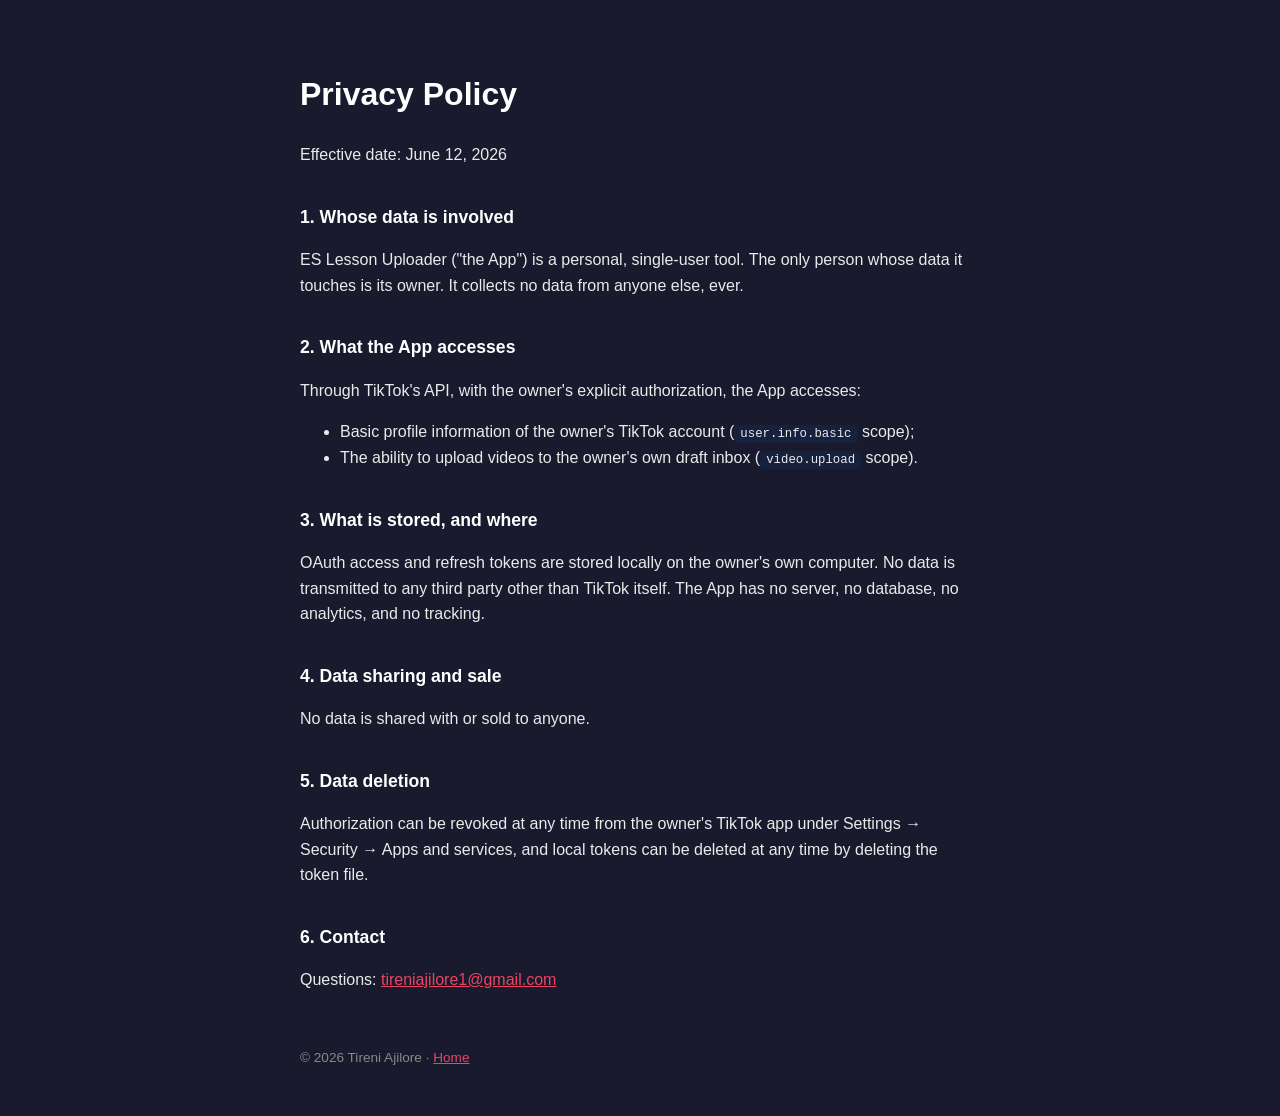
<file: privacy.html>
<!doctype html>
<html lang="en">
<head>
<meta charset="utf-8">
<meta name="viewport" content="width=device-width, initial-scale=1">
<title>Privacy Policy — ES Lesson Uploader</title>
<link rel="stylesheet" href="style.css">
</head>
<body>
<h1>Privacy Policy</h1>
<p>Effective date: June 12, 2026</p>

<h2>1. Whose data is involved</h2>
<p>ES Lesson Uploader ("the App") is a personal, single-user tool. The only
person whose data it touches is its owner. It collects no data from anyone
else, ever.</p>

<h2>2. What the App accesses</h2>
<p>Through TikTok's API, with the owner's explicit authorization, the App
accesses:</p>
<ul>
  <li>Basic profile information of the owner's TikTok account
      (<code>user.info.basic</code> scope);</li>
  <li>The ability to upload videos to the owner's own draft inbox
      (<code>video.upload</code> scope).</li>
</ul>

<h2>3. What is stored, and where</h2>
<p>OAuth access and refresh tokens are stored locally on the owner's own
computer. No data is transmitted to any third party other than TikTok
itself. The App has no server, no database, no analytics, and no tracking.</p>

<h2>4. Data sharing and sale</h2>
<p>No data is shared with or sold to anyone.</p>

<h2>5. Data deletion</h2>
<p>Authorization can be revoked at any time from the owner's TikTok app
under Settings → Security → Apps and services, and local tokens can be
deleted at any time by deleting the token file.</p>

<h2>6. Contact</h2>
<p>Questions: <a href="mailto:tireniajilore1@gmail.com">tireniajilore1@gmail.com</a></p>

<footer>© 2026 Tireni Ajilore · <a href="index.html">Home</a></footer>
</body>
</html>
</file>
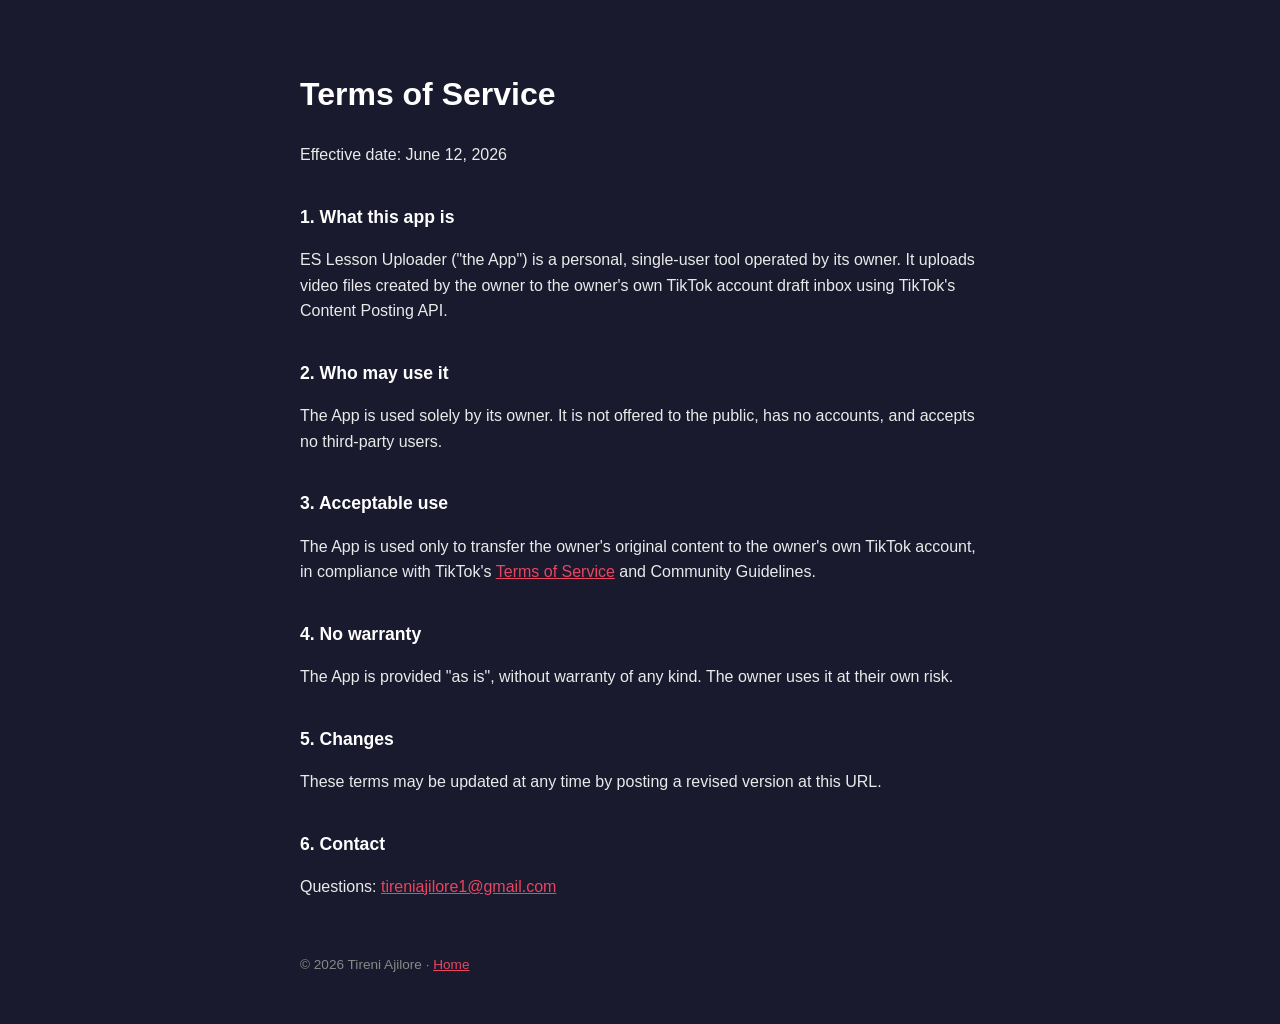
<file: terms.html>
<!doctype html>
<html lang="en">
<head>
<meta charset="utf-8">
<meta name="viewport" content="width=device-width, initial-scale=1">
<title>Terms of Service — ES Lesson Uploader</title>
<link rel="stylesheet" href="style.css">
</head>
<body>
<h1>Terms of Service</h1>
<p>Effective date: June 12, 2026</p>

<h2>1. What this app is</h2>
<p>ES Lesson Uploader ("the App") is a personal, single-user tool operated by
its owner. It uploads video files created by the owner to the owner's own
TikTok account draft inbox using TikTok's Content Posting API.</p>

<h2>2. Who may use it</h2>
<p>The App is used solely by its owner. It is not offered to the public, has
no accounts, and accepts no third-party users.</p>

<h2>3. Acceptable use</h2>
<p>The App is used only to transfer the owner's original content to the
owner's own TikTok account, in compliance with TikTok's
<a href="https://www.tiktok.com/legal/terms-of-service">Terms of Service</a>
and Community Guidelines.</p>

<h2>4. No warranty</h2>
<p>The App is provided "as is", without warranty of any kind. The owner uses
it at their own risk.</p>

<h2>5. Changes</h2>
<p>These terms may be updated at any time by posting a revised version at
this URL.</p>

<h2>6. Contact</h2>
<p>Questions: <a href="mailto:tireniajilore1@gmail.com">tireniajilore1@gmail.com</a></p>

<footer>© 2026 Tireni Ajilore · <a href="index.html">Home</a></footer>
</body>
</html>
</file>
<file: style.css>
body {
  font-family: -apple-system, "Segoe UI", Helvetica, Arial, sans-serif;
  background: #1a1a2e;
  color: #eaeaea;
  max-width: 680px;
  margin: 0 auto;
  padding: 48px 24px;
  line-height: 1.6;
}
h1 { color: #ffffff; }
h1 span { color: #e94560; }
h2 { color: #ffffff; font-size: 1.1rem; margin-top: 2em; }
a { color: #e94560; }
code {
  background: #16213e;
  padding: 2px 6px;
  border-radius: 4px;
  font-size: 0.95em;
}
.code-box {
  background: #16213e;
  border: 1px solid #e94560;
  border-radius: 8px;
  padding: 16px;
  font-family: monospace;
  font-size: 1.1rem;
  word-break: break-all;
  margin: 24px 0;
}
footer { margin-top: 4em; font-size: 0.85rem; color: #888; }
</file>
